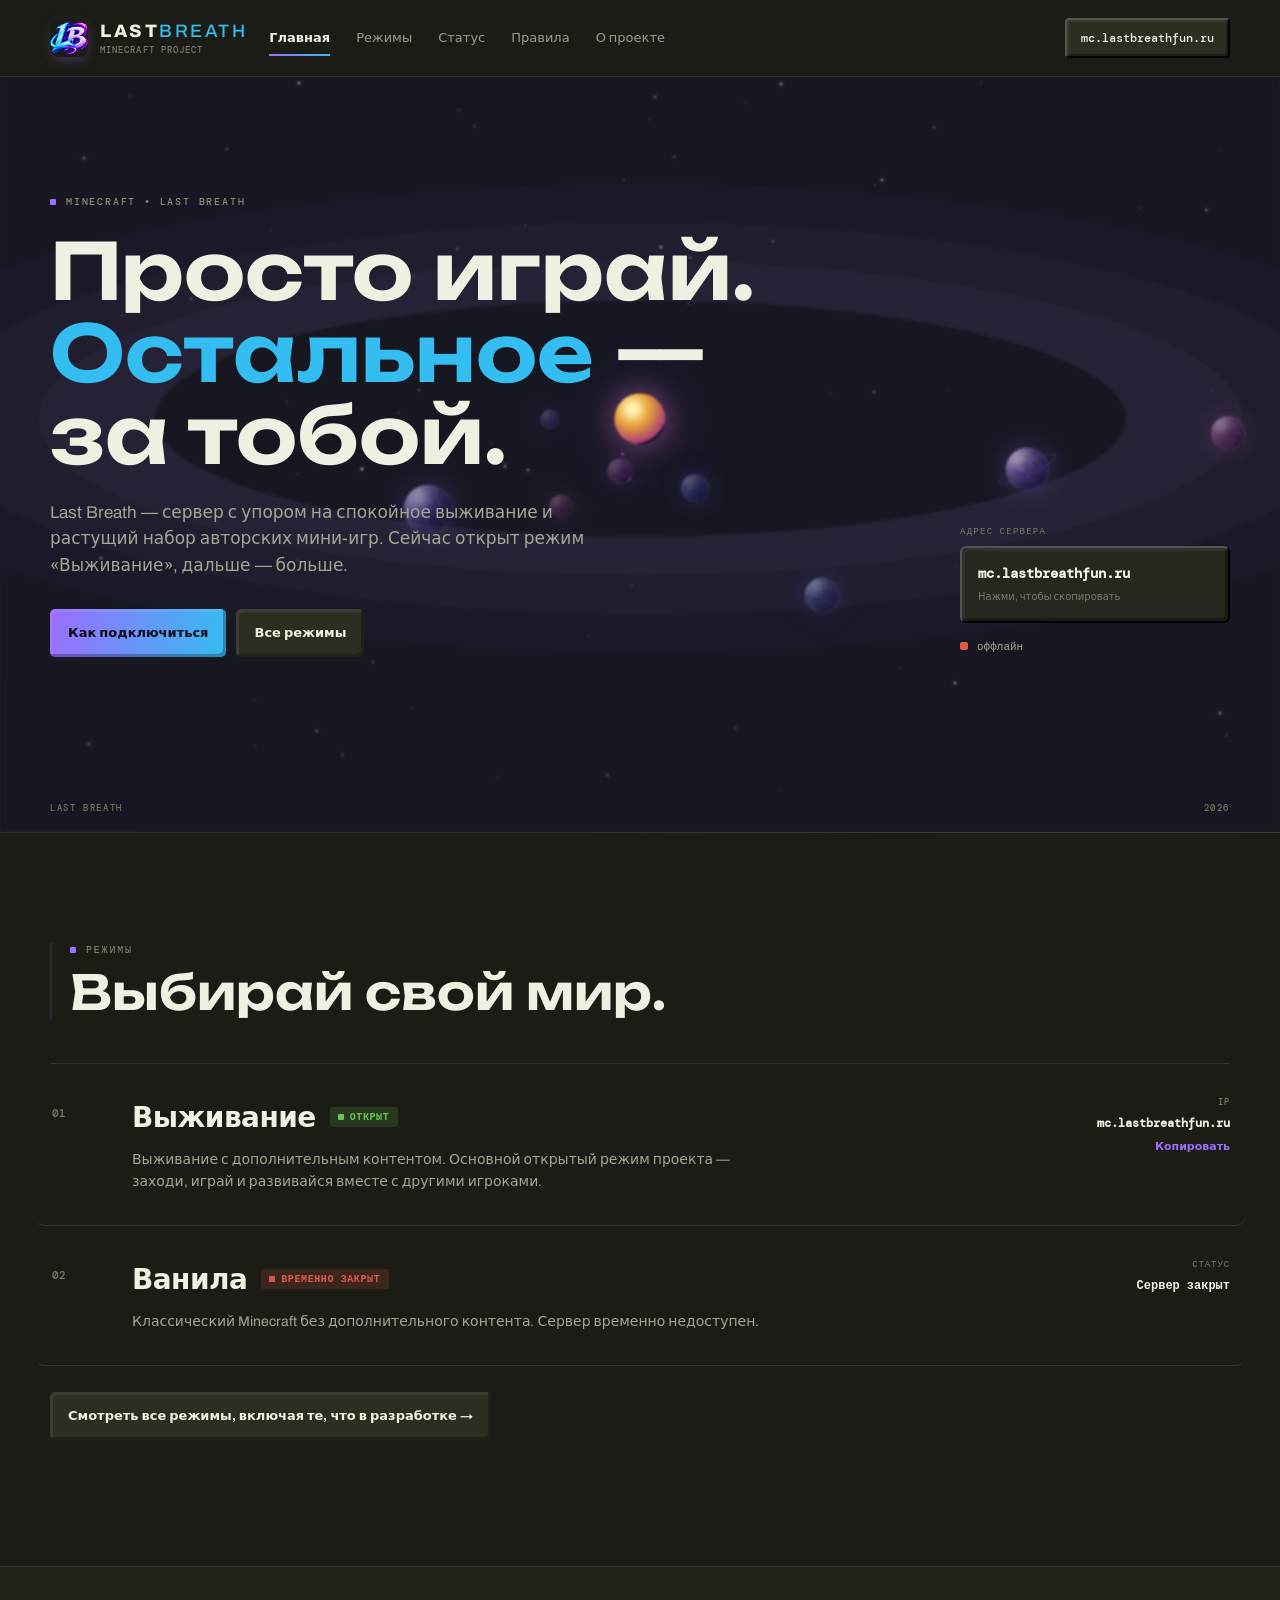
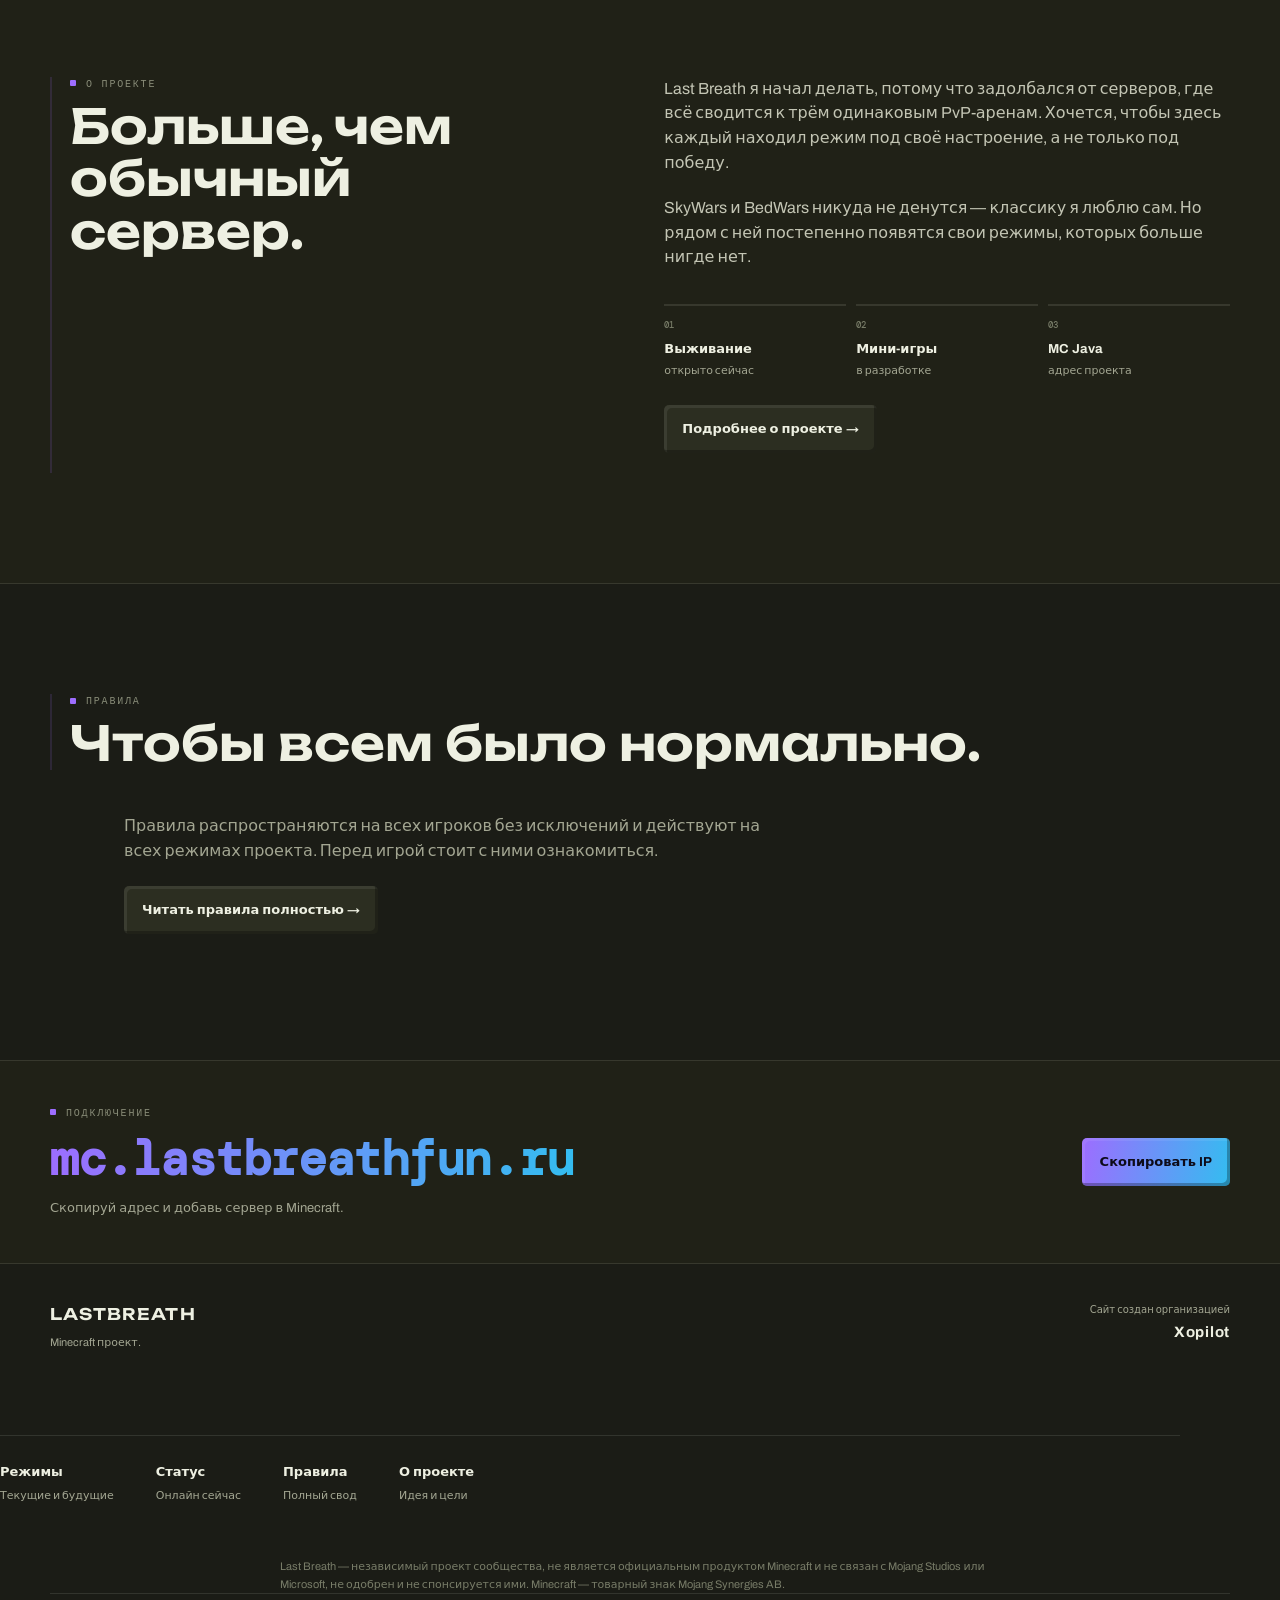
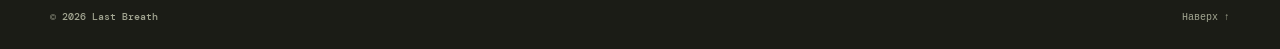
<file: index.html>
<!doctype html>
<html lang="ru">
<head>
  <meta charset="utf-8">
  <meta name="viewport" content="width=device-width, initial-scale=1">
  <meta name="theme-color" content="#1b1c16">
  <meta name="description" content="Last Breath — Minecraft-проект с выживанием и растущим набором авторских мини-игр.">
  <title>Last Breath — Minecraft</title>
  <link rel="preconnect" href="https://fonts.googleapis.com">
  <link rel="preconnect" href="https://fonts.gstatic.com" crossorigin>
  <link rel="icon" type="image/png" href="assets/server-icon.png">
  <meta property="og:title" content="Last Breath — Minecraft">
  <meta property="og:description" content="Last Breath — Minecraft-проект с выживанием и растущим набором авторских мини-игр.">
  <meta property="og:type" content="website">
  <meta property="og:locale" content="ru_RU">
  <meta property="og:image" content="https://lastbreathfun.ru/assets/server-icon.png">
  <meta name="twitter:card" content="summary">
  <noscript><style>.reveal{opacity:1!important;transform:none!important}</style></noscript>
  <link rel="stylesheet" href="style.css">
</head>
<body>
  <div class="site-shell">
    <header class="topbar">
      <div class="container topbar-inner">
        <a class="logo" href="#top">
          <img class="logo-icon" src="assets/server-icon.png" alt="Last Breath">
          <span class="logo-word">
            <span class="logo-text">LAST<span>BREATH</span></span>
            <span class="logo-sub">MINECRAFT PROJECT</span>
          </span>
        </a>

        <nav class="nav" id="nav">
          <a href="index.html" class="active">Главная</a>
          <a href="modes.html">Режимы</a>
          <a href="status.html">Статус</a>
          <a href="rules.html">Правила</a>
          <a href="about.html">О проекте</a>
        </nav>

        <button class="top-ip copy-btn" data-copy="mc.lastbreathfun.ru">mc.lastbreathfun.ru</button>
        <button class="menu-button" id="menuButton" aria-label="Меню">☰</button>
      </div>
    </header>
    <div class="pixel-strip" aria-hidden="true"></div>

    <main id="top">
      <section class="hero">
        <div class="hero-grid"></div>
        <div class="space-scene" aria-hidden="true">
        </div>

        <div class="container hero-inner">
          <div class="hero-copy">
            <div class="kicker">MINECRAFT • LAST BREATH</div>
            <h1>Просто играй.<br><em>Остальное</em> — за тобой.</h1>
            <p>
              Last Breath — сервер с упором на спокойное выживание и растущий набор
              авторских мини-игр. Сейчас открыт режим «Выживание», дальше — больше.
            </p>

            <div class="hero-actions">
              <a class="button button-main" href="#connect">Как подключиться</a>
              <a class="button button-line" href="modes.html">Все режимы</a>
            </div>
          </div>

          <div class="hero-side">
            <div class="hero-side-label">АДРЕС СЕРВЕРА</div>
            <button class="hero-address copy-btn" data-copy="mc.lastbreathfun.ru">
              <span>mc.lastbreathfun.ru</span>
              <small>Нажми, чтобы скопировать</small>
            </button>
            <div class="mini-status">
              <span class="status-dot" id="miniDot"></span>
              <span id="miniLabel">Проверка статуса…</span>
            </div>
            <div class="mini-status" id="visitorStat" style="display:none">
              <span class="status-dot on"></span>
              <span id="visitorCount">— на сайте сейчас</span>
            </div>
          </div>
        </div>

        <div class="hero-bottom">
          <div class="container hero-bottom-inner">
            <span>LAST BREATH</span>
            <span>2026</span>
          </div>
        </div>
      </section>

      <section class="section servers" id="servers">
        <div class="container">
          <div class="section-intro reveal">
            <div class="kicker">РЕЖИМЫ</div>
            <h2>Выбирай свой мир.</h2>
          </div>

          <div class="server-list">
            <article class="server-row reveal">
              <div class="server-index">01</div>
              <div class="server-main">
                <div class="server-title-line">
                  <h3>Выживание</h3>
                  <span class="state state-online"><i></i> ОТКРЫТ</span>
                </div>
                <p>
                  Выживание с дополнительным контентом. Основной открытый режим
                  проекта — заходи, играй и развивайся вместе с другими игроками.
                </p>
              </div>
              <div class="server-meta">
                <span>IP</span>
                <strong>mc.lastbreathfun.ru</strong>
                <button class="mini-copy copy-btn" data-copy="mc.lastbreathfun.ru">Копировать</button>
              </div>
            </article>

            <article class="server-row server-row-muted reveal">
              <div class="server-index">02</div>
              <div class="server-main">
                <div class="server-title-line">
                  <h3>Ванила</h3>
                  <span class="state state-offline"><i></i> ВРЕМЕННО ЗАКРЫТ</span>
                </div>
                <p>
                  Классический Minecraft без дополнительного контента.
                  Сервер временно недоступен.
                </p>
              </div>
              <div class="server-meta">
                <span>СТАТУС</span>
                <strong>Сервер закрыт</strong>
              </div>
            </article>
          </div>

          <p style="margin-top:26px">
            <a class="button button-line" href="modes.html">Смотреть все режимы, включая те, что в разработке →</a>
          </p>
        </div>
      </section>

      <section class="section about" id="about">
        <div class="container about-layout">
          <div class="about-title">
            <div class="kicker">О ПРОЕКТЕ</div>
            <h2>Больше, чем обычный сервер.</h2>
          </div>

          <div class="about-text reveal">
            <p>
              Last Breath я начал делать, потому что задолбался от серверов,
              где всё сводится к трём одинаковым PvP-аренам. Хочется, чтобы
              здесь каждый находил режим под своё настроение, а не только
              под победу.
            </p>
            <p>
              SkyWars и BedWars никуда не денутся — классику я люблю сам.
              Но рядом с ней постепенно появятся свои режимы, которых
              больше нигде нет.
            </p>
            <div class="facts">
              <div><span>01</span><strong>Выживание</strong><small>открыто сейчас</small></div>
              <div><span>02</span><strong>Мини-игры</strong><small>в разработке</small></div>
              <div><span>03</span><strong>MC Java</strong><small>адрес проекта</small></div>
            </div>
            <p style="margin-top:26px">
              <a class="button button-line" href="about.html">Подробнее о проекте →</a>
            </p>
          </div>
        </div>
      </section>

      <section class="section rules" id="rules">
        <div class="container">
          <div class="section-intro reveal">
            <div class="kicker">ПРАВИЛА</div>
            <h2>Чтобы всем было нормально.</h2>
          </div>

          <div class="rules-note reveal">
            <p>
              Правила распространяются на всех игроков без исключений и действуют
              на всех режимах проекта. Перед игрой стоит с ними ознакомиться.
            </p>
            <p style="margin-top:22px">
              <a class="button button-line" href="rules.html">Читать правила полностью →</a>
            </p>
          </div>
        </div>
      </section>

      <section class="connect" id="connect">
        <div class="container connect-inner">
          <div>
            <div class="kicker">ПОДКЛЮЧЕНИЕ</div>
            <h2>mc.lastbreathfun.ru</h2>
            <p>Скопируй адрес и добавь сервер в Minecraft.</p>
          </div>
          <button class="button button-main copy-btn" data-copy="mc.lastbreathfun.ru">Скопировать IP</button>
        </div>
      </section>
    </main>

    <footer class="footer">
      <div class="container footer-top">
        <div>
          <div class="footer-brand">LASTBREATH</div>
          <p>Minecraft проект.</p>
        </div>
        <div class="footer-credit">
          <span>Сайт создан организацией</span>
          <strong>Xopilot</strong>
        </div>
      </div>

      <div class="container quick-links">
        <a href="modes.html">Режимы<small>Текущие и будущие</small></a>
        <a href="status.html">Статус<small>Онлайн сейчас</small></a>
        <a href="rules.html">Правила<small>Полный свод</small></a>
        <a href="about.html">О проекте<small>Идея и цели</small></a>
      </div>

      <div class="container footer-disclaimer">
        Last Breath — независимый проект сообщества, не является официальным продуктом Minecraft
        и не связан с Mojang Studios или Microsoft, не одобрен и не спонсируется ими.
        Minecraft — товарный знак Mojang Synergies AB.
      </div>

      <div class="container footer-bottom">
        <span>© 2026 Last Breath</span>
        <a href="#top">Наверх ↑</a>
      </div>
    </footer>

    <div class="toast" id="toast"></div>
  </div>

  <script src="script.js"></script>
  <script type="module" src="realtime-visitors.js"></script>
</body>
</html>
</file>
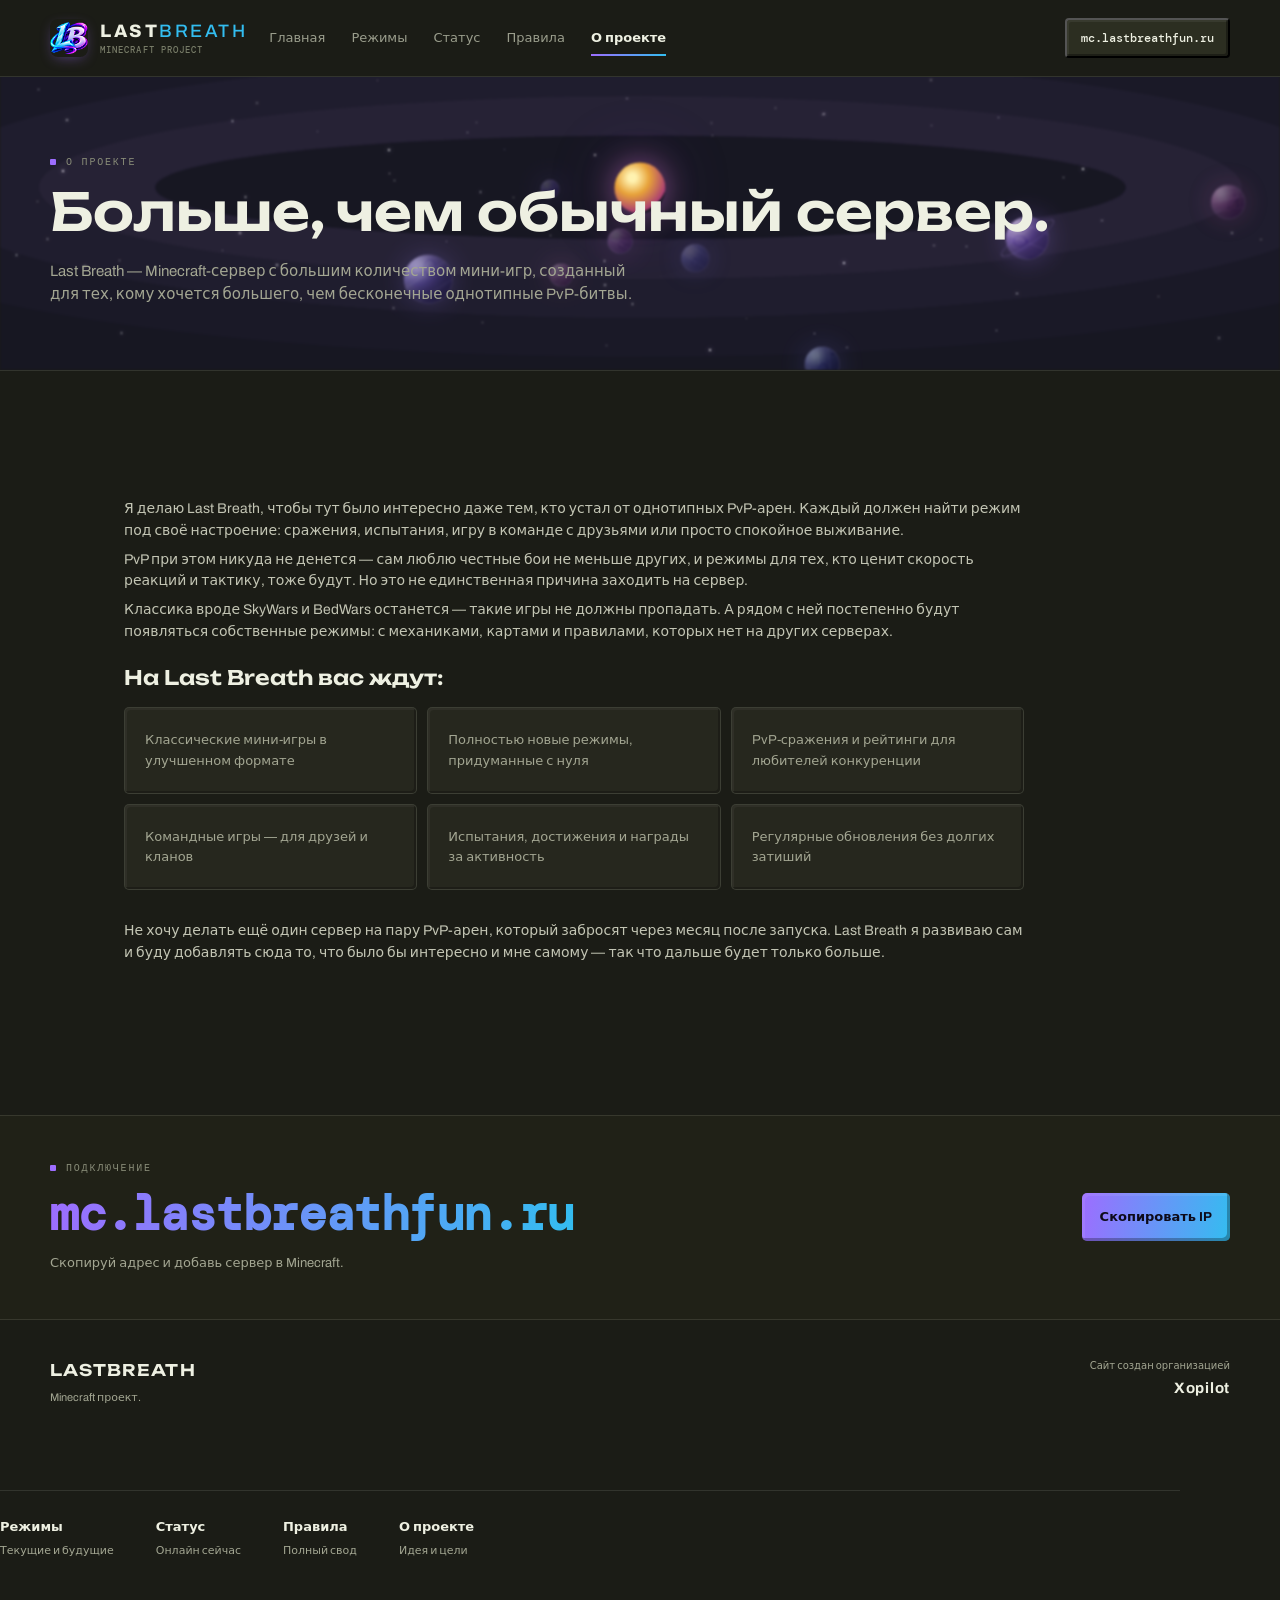
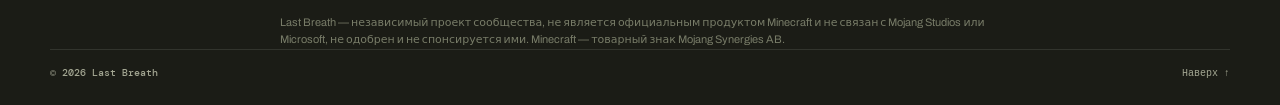
<file: about.html>
<!doctype html>
<html lang="ru">
<head>
  <meta charset="utf-8">
  <meta name="viewport" content="width=device-width, initial-scale=1">
  <meta name="theme-color" content="#1b1c16">
  <meta name="description" content="О проекте Last Breath — идея, ценности и куда всё движется.">
  <title>О проекте — Last Breath</title>
  <link rel="preconnect" href="https://fonts.googleapis.com">
  <link rel="preconnect" href="https://fonts.gstatic.com" crossorigin>
  <link rel="icon" type="image/png" href="assets/server-icon.png">
  <meta property="og:title" content="О проекте — Last Breath">
  <meta property="og:description" content="О проекте Last Breath — идея, ценности и куда всё движется.">
  <meta property="og:type" content="website">
  <meta property="og:locale" content="ru_RU">
  <meta property="og:image" content="https://lastbreathfun.ru/assets/server-icon.png">
  <meta name="twitter:card" content="summary">
  <noscript><style>.reveal{opacity:1!important;transform:none!important}</style></noscript>
  <link rel="stylesheet" href="style.css">
</head>
<body>
  <div class="site-shell">
    <header class="topbar">
      <div class="container topbar-inner">
        <a class="logo" href="index.html#top">
          <img class="logo-icon" src="assets/server-icon.png" alt="Last Breath">
          <span class="logo-word">
            <span class="logo-text">LAST<span>BREATH</span></span>
            <span class="logo-sub">MINECRAFT PROJECT</span>
          </span>
        </a>

        <nav class="nav" id="nav">
          <a href="index.html">Главная</a>
          <a href="modes.html">Режимы</a>
          <a href="status.html">Статус</a>
          <a href="rules.html">Правила</a>
          <a href="about.html" class="active">О проекте</a>
        </nav>

        <button class="top-ip copy-btn" data-copy="mc.lastbreathfun.ru">mc.lastbreathfun.ru</button>
        <button class="menu-button" id="menuButton" aria-label="Меню">☰</button>
      </div>
    </header>
    <div class="pixel-strip" aria-hidden="true"></div>

    <main id="top">
      <section class="page-hero">
        <div class="space-scene" aria-hidden="true">
        </div>
        <div class="container">
          <div class="kicker">О ПРОЕКТЕ</div>
          <h1>Больше, чем обычный сервер.</h1>
          <p>
            Last Breath — Minecraft-сервер с большим количеством мини-игр,
            созданный для тех, кому хочется большего, чем бесконечные
            однотипные PvP-битвы.
          </p>
        </div>
      </section>

      <section class="section rules">
        <div class="container">
          <div class="rules-content article-note reveal">

            <p>
              Я делаю Last Breath, чтобы тут было интересно даже тем, кто
              устал от однотипных PvP-арен. Каждый должен найти режим под
              своё настроение: сражения, испытания, игру в команде с
              друзьями или просто спокойное выживание.
            </p>

            <p>
              PvP при этом никуда не денется — сам люблю честные бои не
              меньше других, и режимы для тех, кто ценит скорость реакций
              и тактику, тоже будут. Но это не единственная причина
              заходить на сервер.
            </p>

            <p>
              Классика вроде SkyWars и BedWars останется — такие игры не
              должны пропадать. А рядом с ней постепенно будут появляться
              собственные режимы: с механиками, картами и правилами,
              которых нет на других серверах.
            </p>

            <h3>На Last Breath вас ждут:</h3>

            <div class="feature-grid" style="margin-bottom:30px">
              <div class="feature-card reveal">
                <p>Классические мини-игры в улучшенном формате</p>
              </div>
              <div class="feature-card reveal">
                <p>Полностью новые режимы, придуманные с нуля</p>
              </div>
              <div class="feature-card reveal">
                <p>PvP-сражения и рейтинги для любителей конкуренции</p>
              </div>
              <div class="feature-card reveal">
                <p>Командные игры — для друзей и кланов</p>
              </div>
              <div class="feature-card reveal">
                <p>Испытания, достижения и награды за активность</p>
              </div>
              <div class="feature-card reveal">
                <p>Регулярные обновления без долгих затиший</p>
              </div>
            </div>

            <p>
              Не хочу делать ещё один сервер на пару PvP-арен, который
              забросят через месяц после запуска. Last Breath я развиваю
              сам и буду добавлять сюда то, что было бы интересно и мне
              самому — так что дальше будет только больше.
            </p>

          </div>
        </div>
      </section>

      <section class="connect" id="connect">
        <div class="container connect-inner">
          <div>
            <div class="kicker">ПОДКЛЮЧЕНИЕ</div>
            <h2>mc.lastbreathfun.ru</h2>
            <p>Скопируй адрес и добавь сервер в Minecraft.</p>
          </div>
          <button class="button button-main copy-btn" data-copy="mc.lastbreathfun.ru">Скопировать IP</button>
        </div>
      </section>
    </main>

    <footer class="footer">
      <div class="container footer-top">
        <div>
          <div class="footer-brand">LASTBREATH</div>
          <p>Minecraft проект.</p>
        </div>
        <div class="footer-credit">
          <span>Сайт создан организацией</span>
          <strong>Xopilot</strong>
        </div>
      </div>

      <div class="container quick-links">
        <a href="modes.html">Режимы<small>Текущие и будущие</small></a>
        <a href="status.html">Статус<small>Онлайн сейчас</small></a>
        <a href="rules.html">Правила<small>Полный свод</small></a>
        <a href="about.html">О проекте<small>Идея и цели</small></a>
      </div>

      <div class="container footer-disclaimer">
        Last Breath — независимый проект сообщества, не является официальным продуктом Minecraft
        и не связан с Mojang Studios или Microsoft, не одобрен и не спонсируется ими.
        Minecraft — товарный знак Mojang Synergies AB.
      </div>

      <div class="container footer-bottom">
        <span>© 2026 Last Breath</span>
        <a href="#top">Наверх ↑</a>
      </div>
    </footer>

    <div class="toast" id="toast"></div>
  </div>

  <script src="script.js"></script>
</body>
</html>
</file>
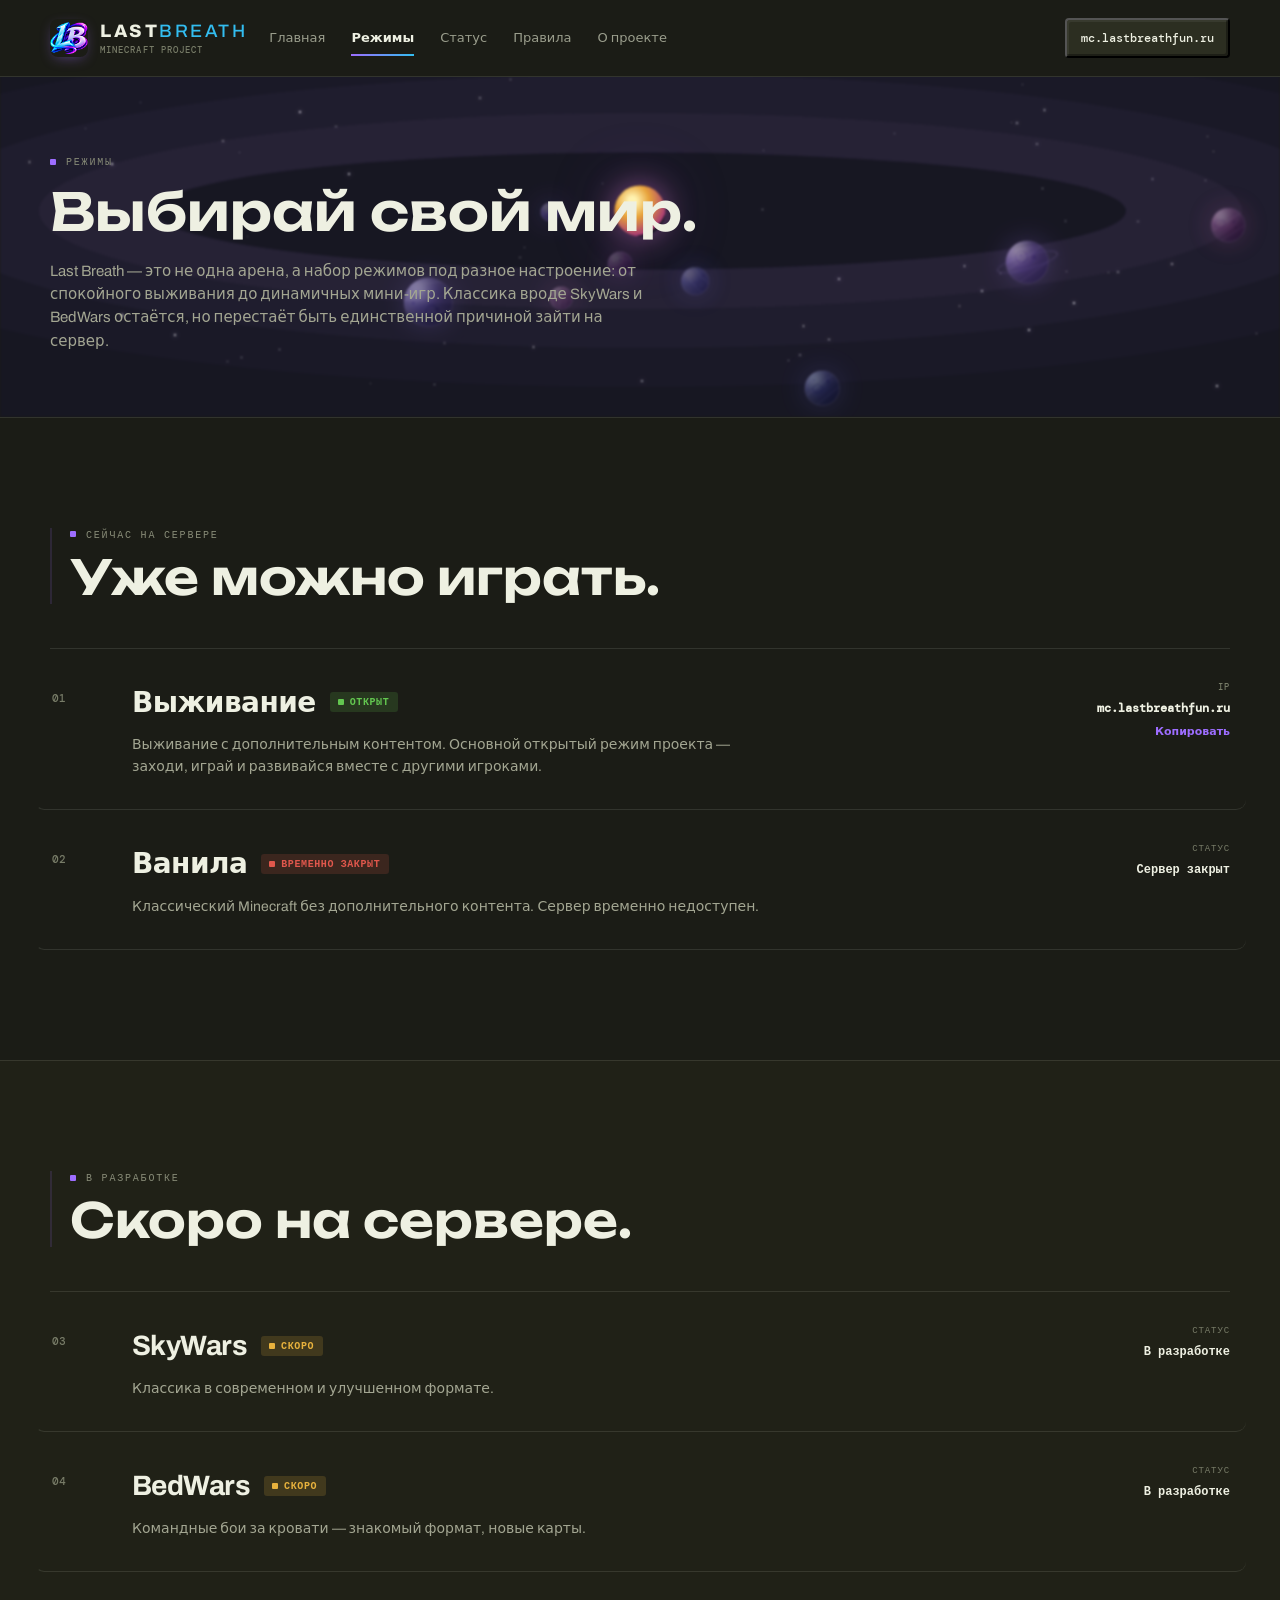
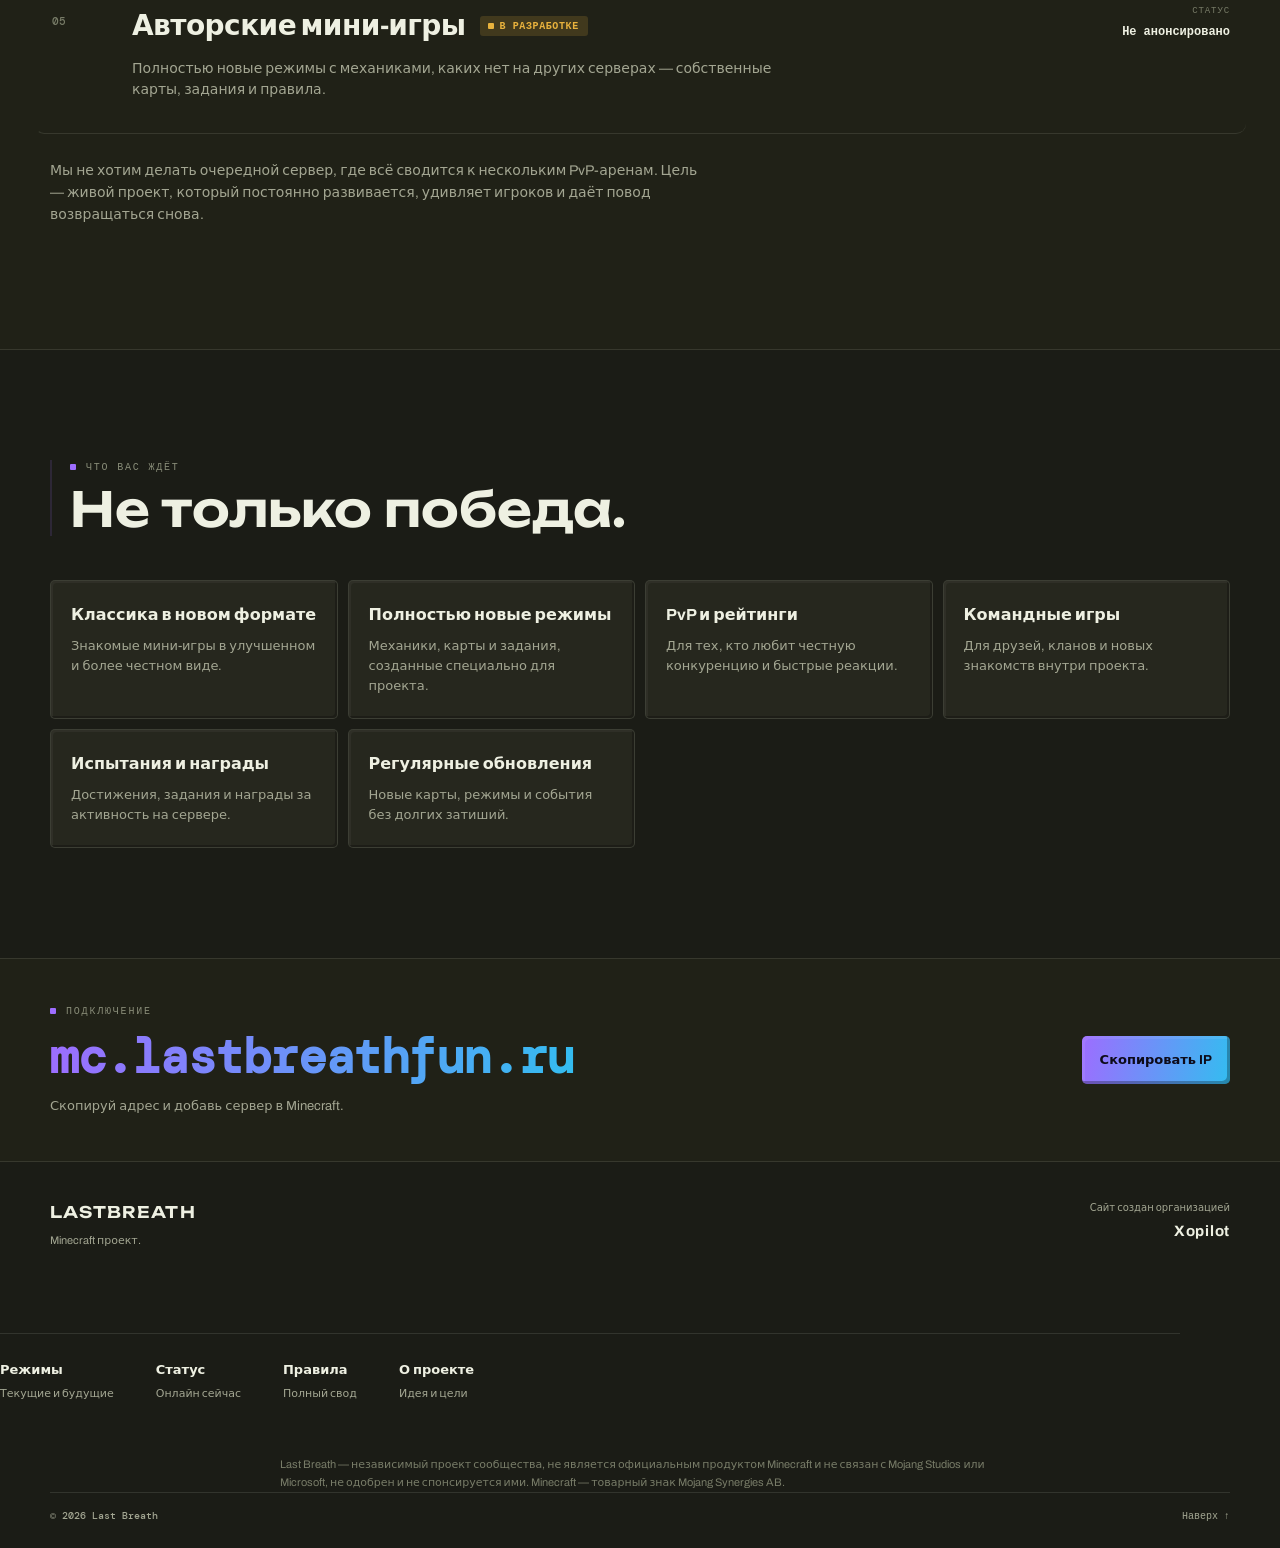
<file: modes.html>
<!doctype html>
<html lang="ru">
<head>
  <meta charset="utf-8">
  <meta name="viewport" content="width=device-width, initial-scale=1">
  <meta name="theme-color" content="#1b1c16">
  <meta name="description" content="Режимы Last Breath — что открыто сейчас и какие мини-игры в разработке.">
  <title>Режимы — Last Breath</title>
  <link rel="preconnect" href="https://fonts.googleapis.com">
  <link rel="preconnect" href="https://fonts.gstatic.com" crossorigin>
  <link rel="icon" type="image/png" href="assets/server-icon.png">
  <meta property="og:title" content="Режимы — Last Breath">
  <meta property="og:description" content="Режимы Last Breath — что открыто сейчас и какие мини-игры в разработке.">
  <meta property="og:type" content="website">
  <meta property="og:locale" content="ru_RU">
  <meta property="og:image" content="https://lastbreathfun.ru/assets/server-icon.png">
  <meta name="twitter:card" content="summary">
  <noscript><style>.reveal{opacity:1!important;transform:none!important}</style></noscript>
  <link rel="stylesheet" href="style.css">
</head>
<body>
  <div class="site-shell">
    <header class="topbar">
      <div class="container topbar-inner">
        <a class="logo" href="index.html#top">
          <img class="logo-icon" src="assets/server-icon.png" alt="Last Breath">
          <span class="logo-word">
            <span class="logo-text">LAST<span>BREATH</span></span>
            <span class="logo-sub">MINECRAFT PROJECT</span>
          </span>
        </a>

        <nav class="nav" id="nav">
          <a href="index.html">Главная</a>
          <a href="modes.html" class="active">Режимы</a>
          <a href="status.html">Статус</a>
          <a href="rules.html">Правила</a>
          <a href="about.html">О проекте</a>
        </nav>

        <button class="top-ip copy-btn" data-copy="mc.lastbreathfun.ru">mc.lastbreathfun.ru</button>
        <button class="menu-button" id="menuButton" aria-label="Меню">☰</button>
      </div>
    </header>
    <div class="pixel-strip" aria-hidden="true"></div>

    <main id="top">
      <section class="page-hero">
        <div class="space-scene" aria-hidden="true">
        </div>
        <div class="container">
          <div class="kicker">РЕЖИМЫ</div>
          <h1>Выбирай свой мир.</h1>
          <p>
            Last Breath — это не одна арена, а набор режимов под разное настроение:
            от спокойного выживания до динамичных мини-игр. Классика вроде SkyWars
            и BedWars остаётся, но перестаёт быть единственной причиной зайти на сервер.
          </p>
        </div>
      </section>

      <section class="section servers" id="live">
        <div class="container">
          <div class="section-intro reveal">
            <div class="kicker">СЕЙЧАС НА СЕРВЕРЕ</div>
            <h2>Уже можно играть.</h2>
          </div>

          <div class="server-list">
            <article class="server-row reveal">
              <div class="server-index">01</div>
              <div class="server-main">
                <div class="server-title-line">
                  <h3>Выживание</h3>
                  <span class="state state-online"><i></i> ОТКРЫТ</span>
                </div>
                <p>
                  Выживание с дополнительным контентом. Основной открытый режим
                  проекта — заходи, играй и развивайся вместе с другими игроками.
                </p>
              </div>
              <div class="server-meta">
                <span>IP</span>
                <strong>mc.lastbreathfun.ru</strong>
                <button class="mini-copy copy-btn" data-copy="mc.lastbreathfun.ru">Копировать</button>
              </div>
            </article>

            <article class="server-row server-row-muted reveal">
              <div class="server-index">02</div>
              <div class="server-main">
                <div class="server-title-line">
                  <h3>Ванила</h3>
                  <span class="state state-offline"><i></i> ВРЕМЕННО ЗАКРЫТ</span>
                </div>
                <p>
                  Классический Minecraft без дополнительного контента.
                  Сервер временно недоступен.
                </p>
              </div>
              <div class="server-meta">
                <span>СТАТУС</span>
                <strong>Сервер закрыт</strong>
              </div>
            </article>
          </div>
        </div>
      </section>

      <section class="section about" id="soon">
        <div class="container">
          <div class="section-intro reveal">
            <div class="kicker">В РАЗРАБОТКЕ</div>
            <h2>Скоро на сервере.</h2>
          </div>

          <div class="server-list">
            <article class="server-row server-row-muted reveal">
              <div class="server-index">03</div>
              <div class="server-main">
                <div class="server-title-line">
                  <h3>SkyWars</h3>
                  <span class="state state-soon"><i></i> СКОРО</span>
                </div>
                <p>Классика в современном и улучшенном формате.</p>
              </div>
              <div class="server-meta">
                <span>СТАТУС</span>
                <strong>В разработке</strong>
              </div>
            </article>

            <article class="server-row server-row-muted reveal">
              <div class="server-index">04</div>
              <div class="server-main">
                <div class="server-title-line">
                  <h3>BedWars</h3>
                  <span class="state state-soon"><i></i> СКОРО</span>
                </div>
                <p>Командные бои за кровати — знакомый формат, новые карты.</p>
              </div>
              <div class="server-meta">
                <span>СТАТУС</span>
                <strong>В разработке</strong>
              </div>
            </article>

            <article class="server-row server-row-muted reveal">
              <div class="server-index">05</div>
              <div class="server-main">
                <div class="server-title-line">
                  <h3>Авторские мини-игры</h3>
                  <span class="state state-soon"><i></i> В РАЗРАБОТКЕ</span>
                </div>
                <p>
                  Полностью новые режимы с механиками, каких нет на других серверах —
                  собственные карты, задания и правила.
                </p>
              </div>
              <div class="server-meta">
                <span>СТАТУС</span>
                <strong>Не анонсировано</strong>
              </div>
            </article>
          </div>

          <p style="margin-top:26px;color:var(--muted);font-size:14px;max-width:650px">
            Мы не хотим делать очередной сервер, где всё сводится к нескольким
            PvP-аренам. Цель — живой проект, который постоянно развивается,
            удивляет игроков и даёт повод возвращаться снова.
          </p>
        </div>
      </section>

      <section class="section rules" id="features">
        <div class="container">
          <div class="section-intro reveal">
            <div class="kicker">ЧТО ВАС ЖДЁТ</div>
            <h2>Не только победа.</h2>
          </div>

          <div class="feature-grid">
            <div class="feature-card reveal">
              <h4>Классика в новом формате</h4>
              <p>Знакомые мини-игры в улучшенном и более честном виде.</p>
            </div>
            <div class="feature-card reveal">
              <h4>Полностью новые режимы</h4>
              <p>Механики, карты и задания, созданные специально для проекта.</p>
            </div>
            <div class="feature-card reveal">
              <h4>PvP и рейтинги</h4>
              <p>Для тех, кто любит честную конкуренцию и быстрые реакции.</p>
            </div>
            <div class="feature-card reveal">
              <h4>Командные игры</h4>
              <p>Для друзей, кланов и новых знакомств внутри проекта.</p>
            </div>
            <div class="feature-card reveal">
              <h4>Испытания и награды</h4>
              <p>Достижения, задания и награды за активность на сервере.</p>
            </div>
            <div class="feature-card reveal">
              <h4>Регулярные обновления</h4>
              <p>Новые карты, режимы и события без долгих затиший.</p>
            </div>
          </div>
        </div>
      </section>

      <section class="connect" id="connect">
        <div class="container connect-inner">
          <div>
            <div class="kicker">ПОДКЛЮЧЕНИЕ</div>
            <h2>mc.lastbreathfun.ru</h2>
            <p>Скопируй адрес и добавь сервер в Minecraft.</p>
          </div>
          <button class="button button-main copy-btn" data-copy="mc.lastbreathfun.ru">Скопировать IP</button>
        </div>
      </section>
    </main>

    <footer class="footer">
      <div class="container footer-top">
        <div>
          <div class="footer-brand">LASTBREATH</div>
          <p>Minecraft проект.</p>
        </div>
        <div class="footer-credit">
          <span>Сайт создан организацией</span>
          <strong>Xopilot</strong>
        </div>
      </div>

      <div class="container quick-links">
        <a href="modes.html">Режимы<small>Текущие и будущие</small></a>
        <a href="status.html">Статус<small>Онлайн сейчас</small></a>
        <a href="rules.html">Правила<small>Полный свод</small></a>
        <a href="about.html">О проекте<small>Идея и цели</small></a>
      </div>

      <div class="container footer-disclaimer">
        Last Breath — независимый проект сообщества, не является официальным продуктом Minecraft
        и не связан с Mojang Studios или Microsoft, не одобрен и не спонсируется ими.
        Minecraft — товарный знак Mojang Synergies AB.
      </div>

      <div class="container footer-bottom">
        <span>© 2026 Last Breath</span>
        <a href="#top">Наверх ↑</a>
      </div>
    </footer>

    <div class="toast" id="toast"></div>
  </div>

  <script src="script.js"></script>
</body>
</html>
</file>
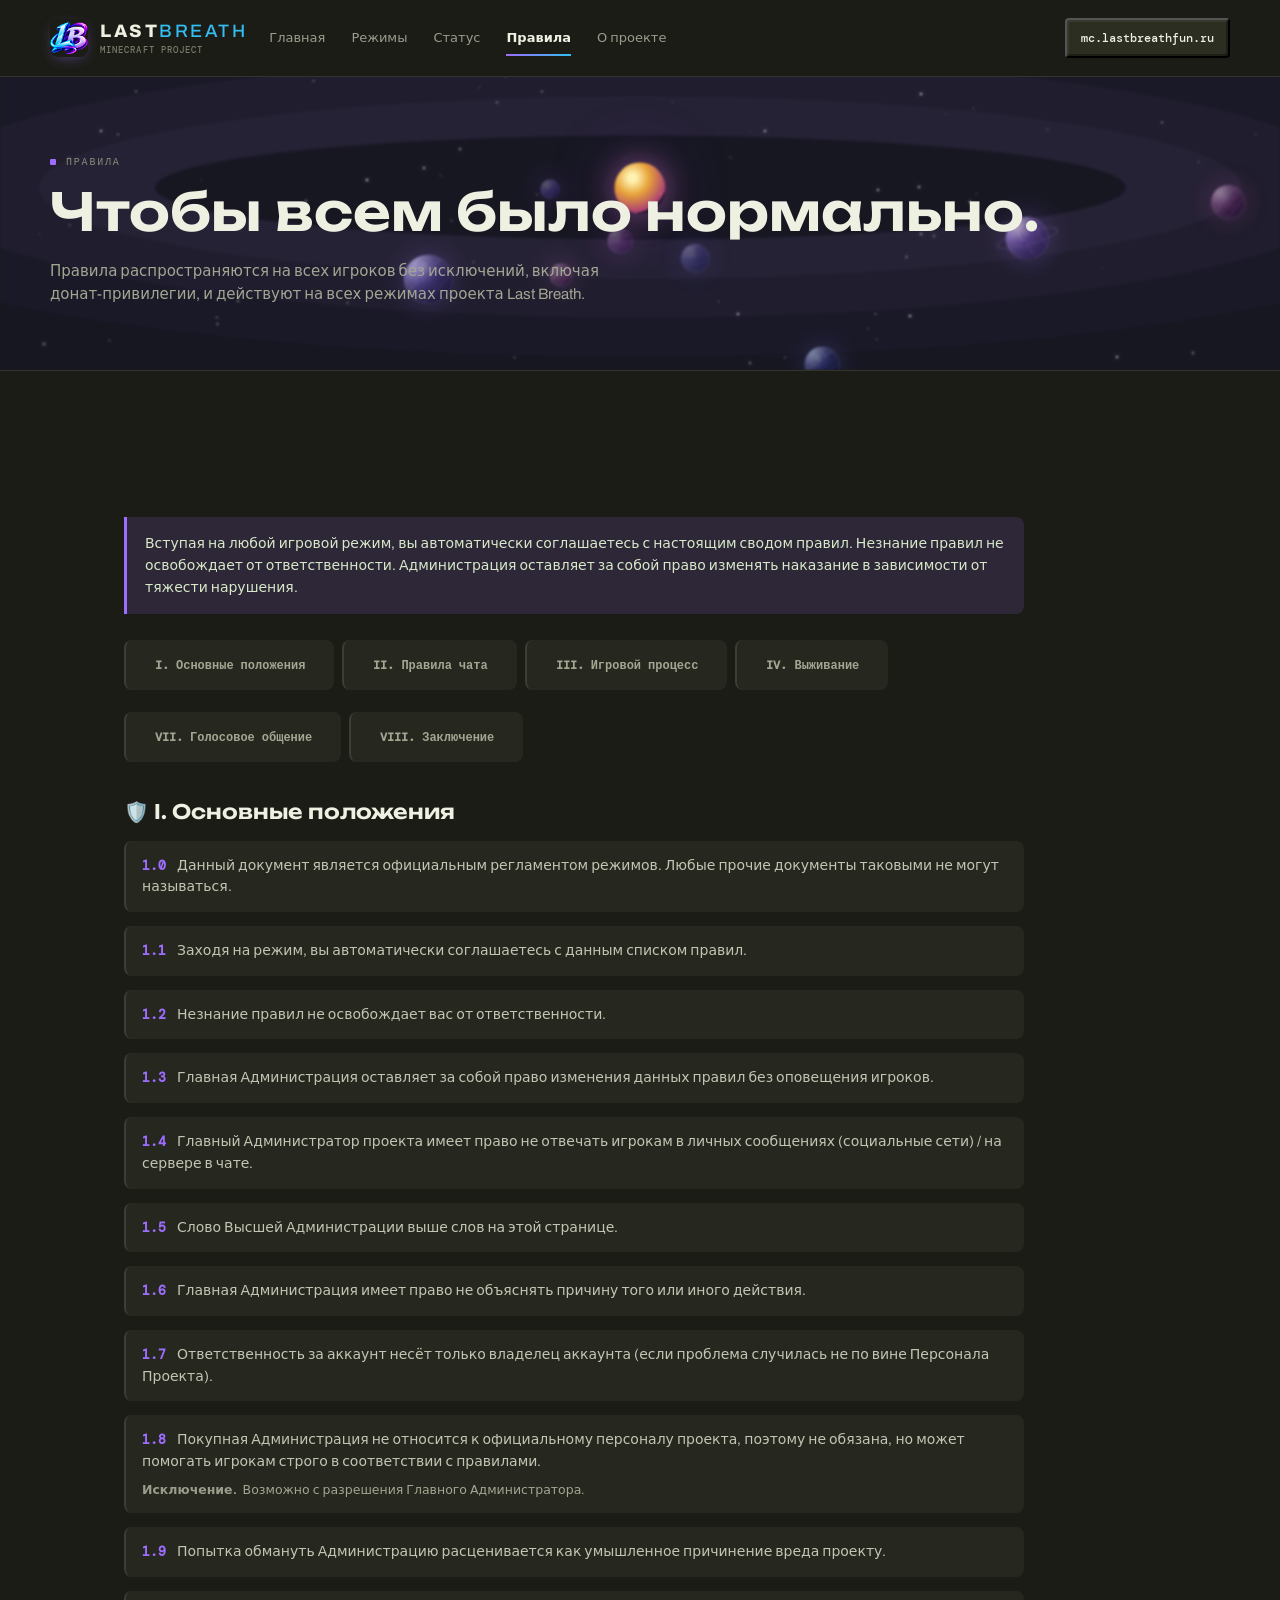
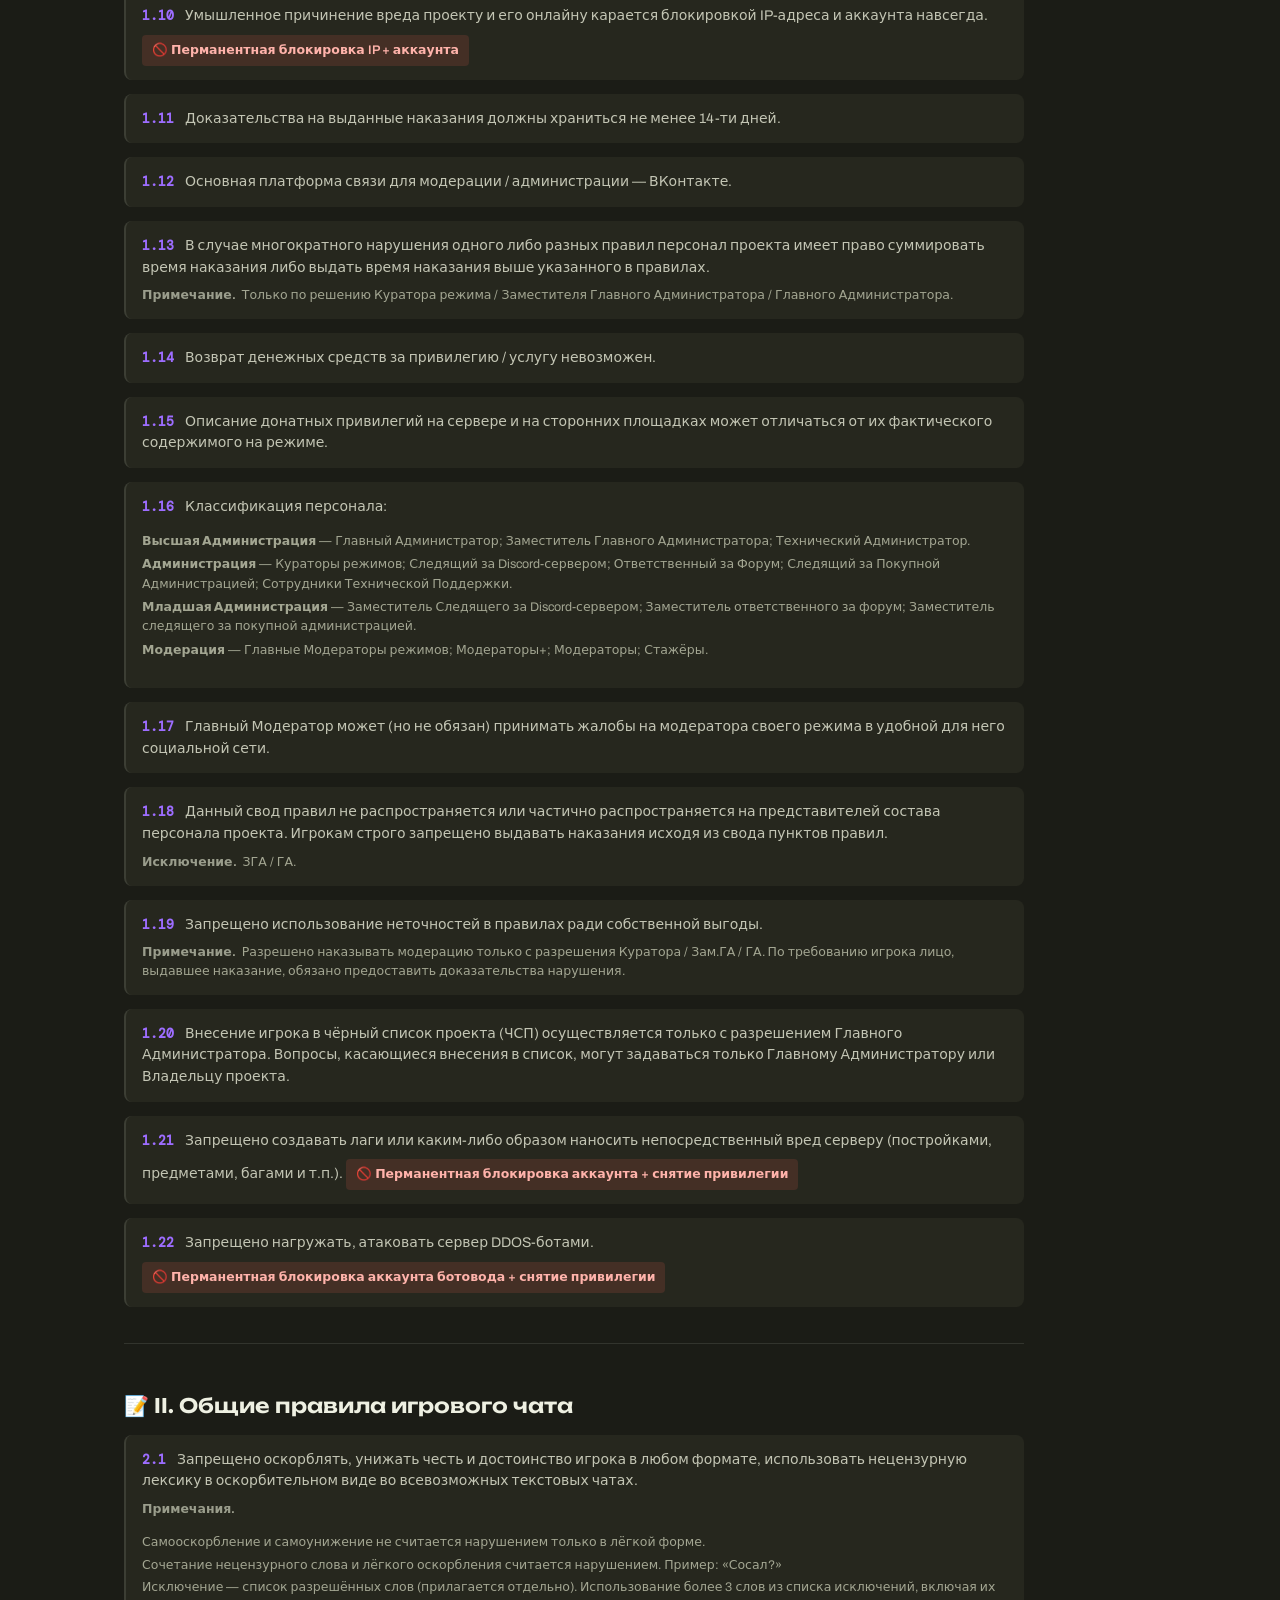
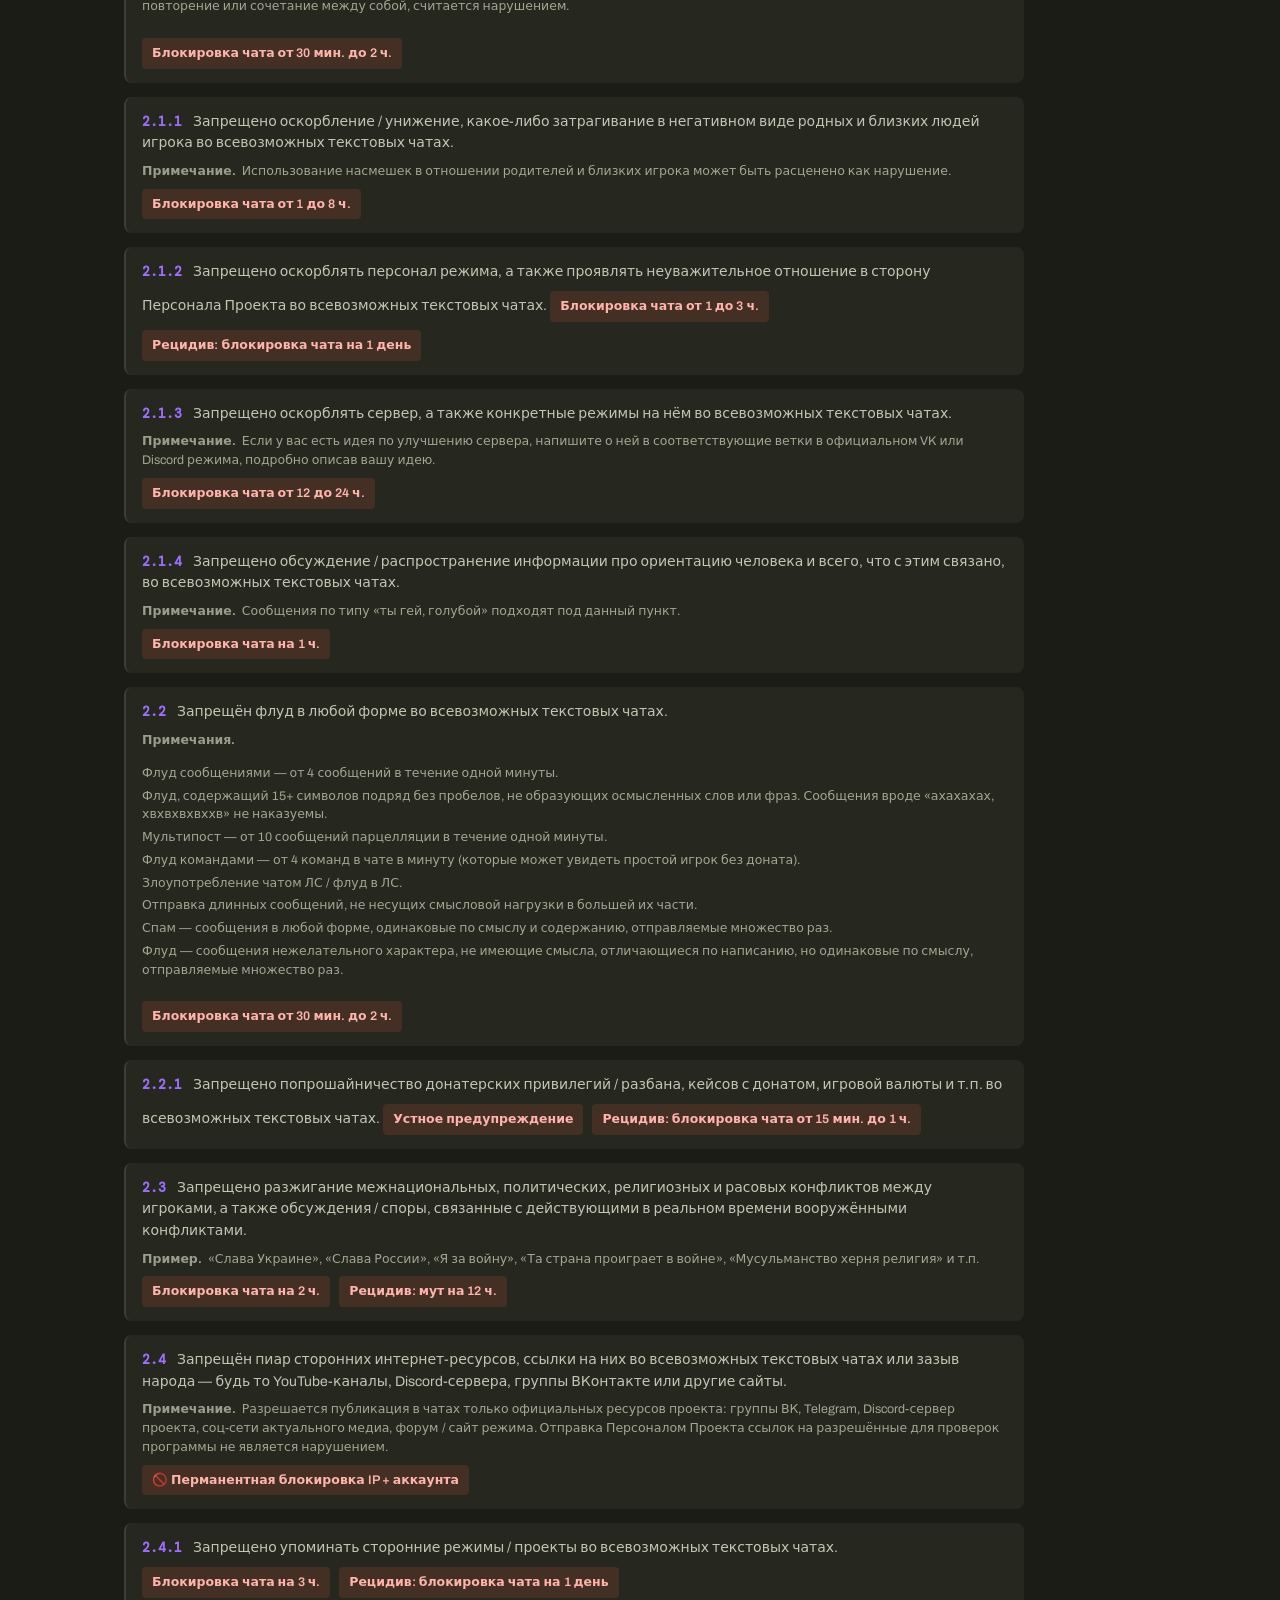
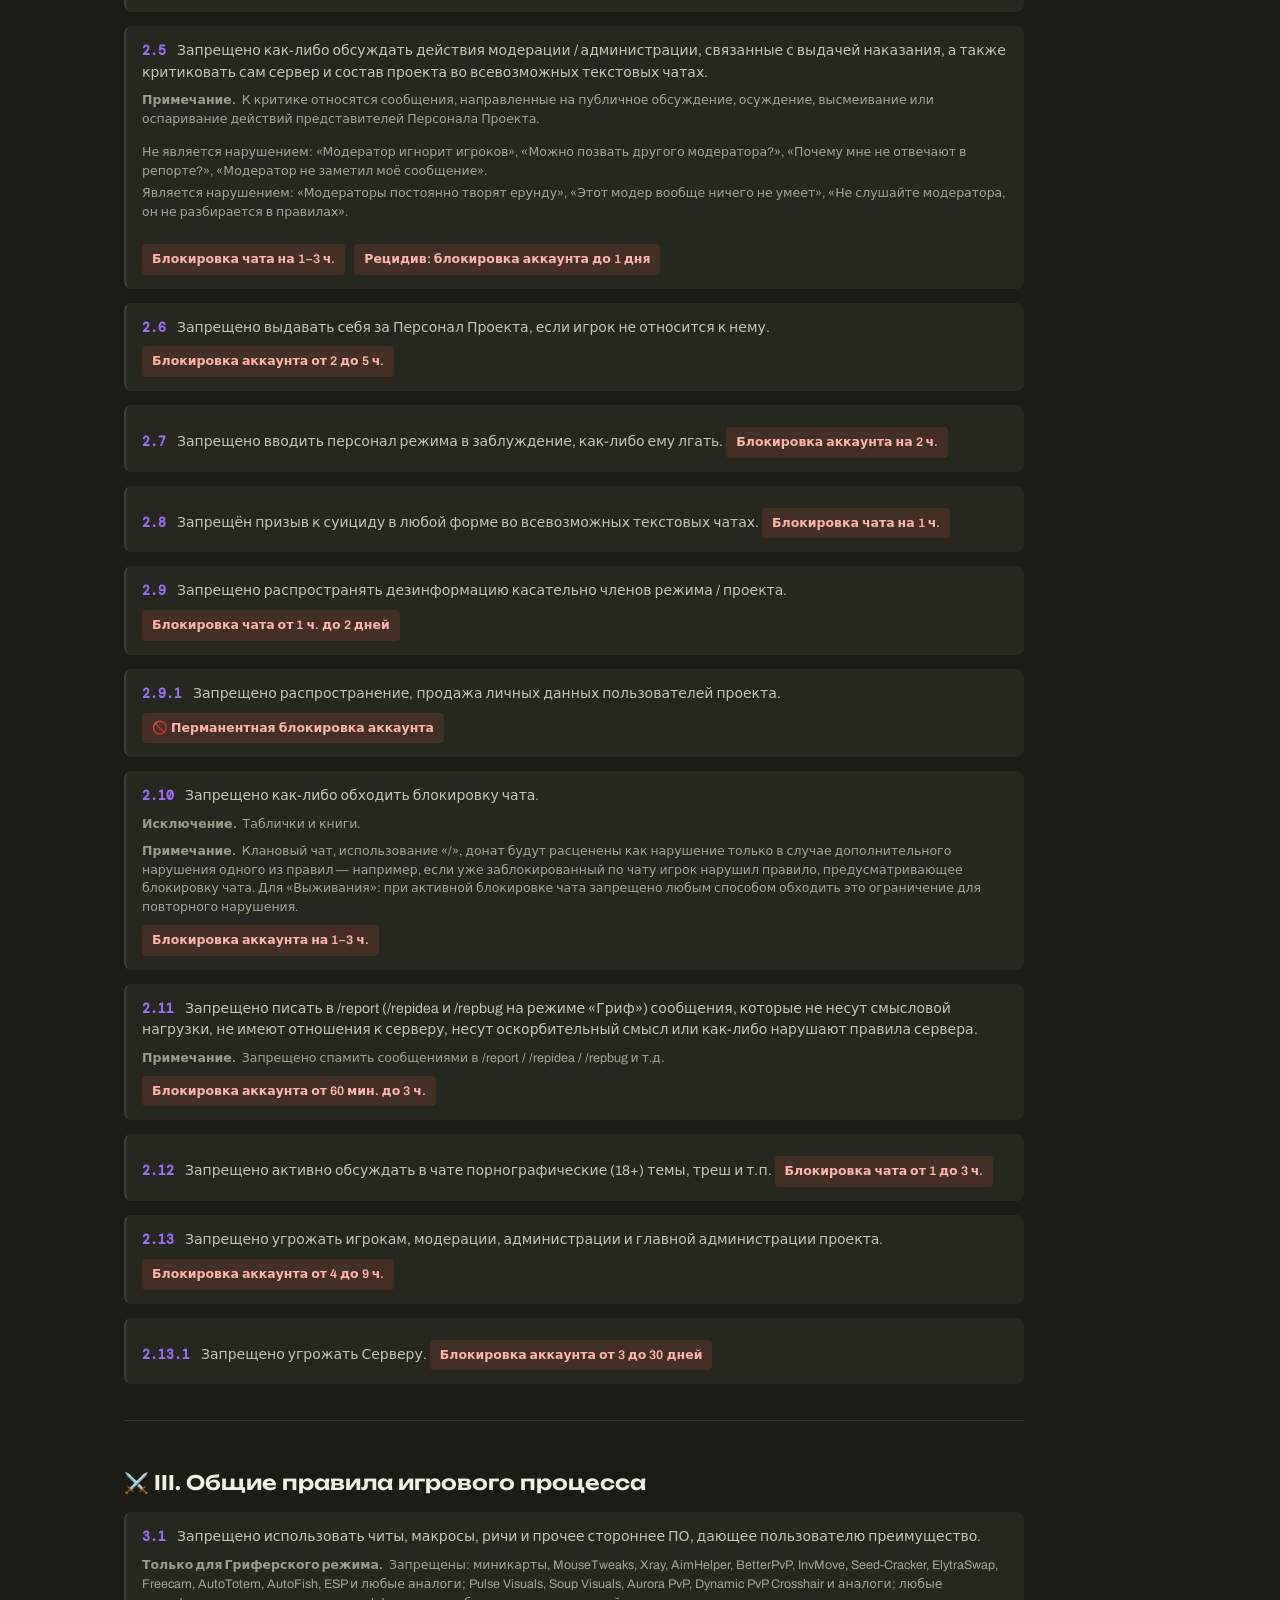
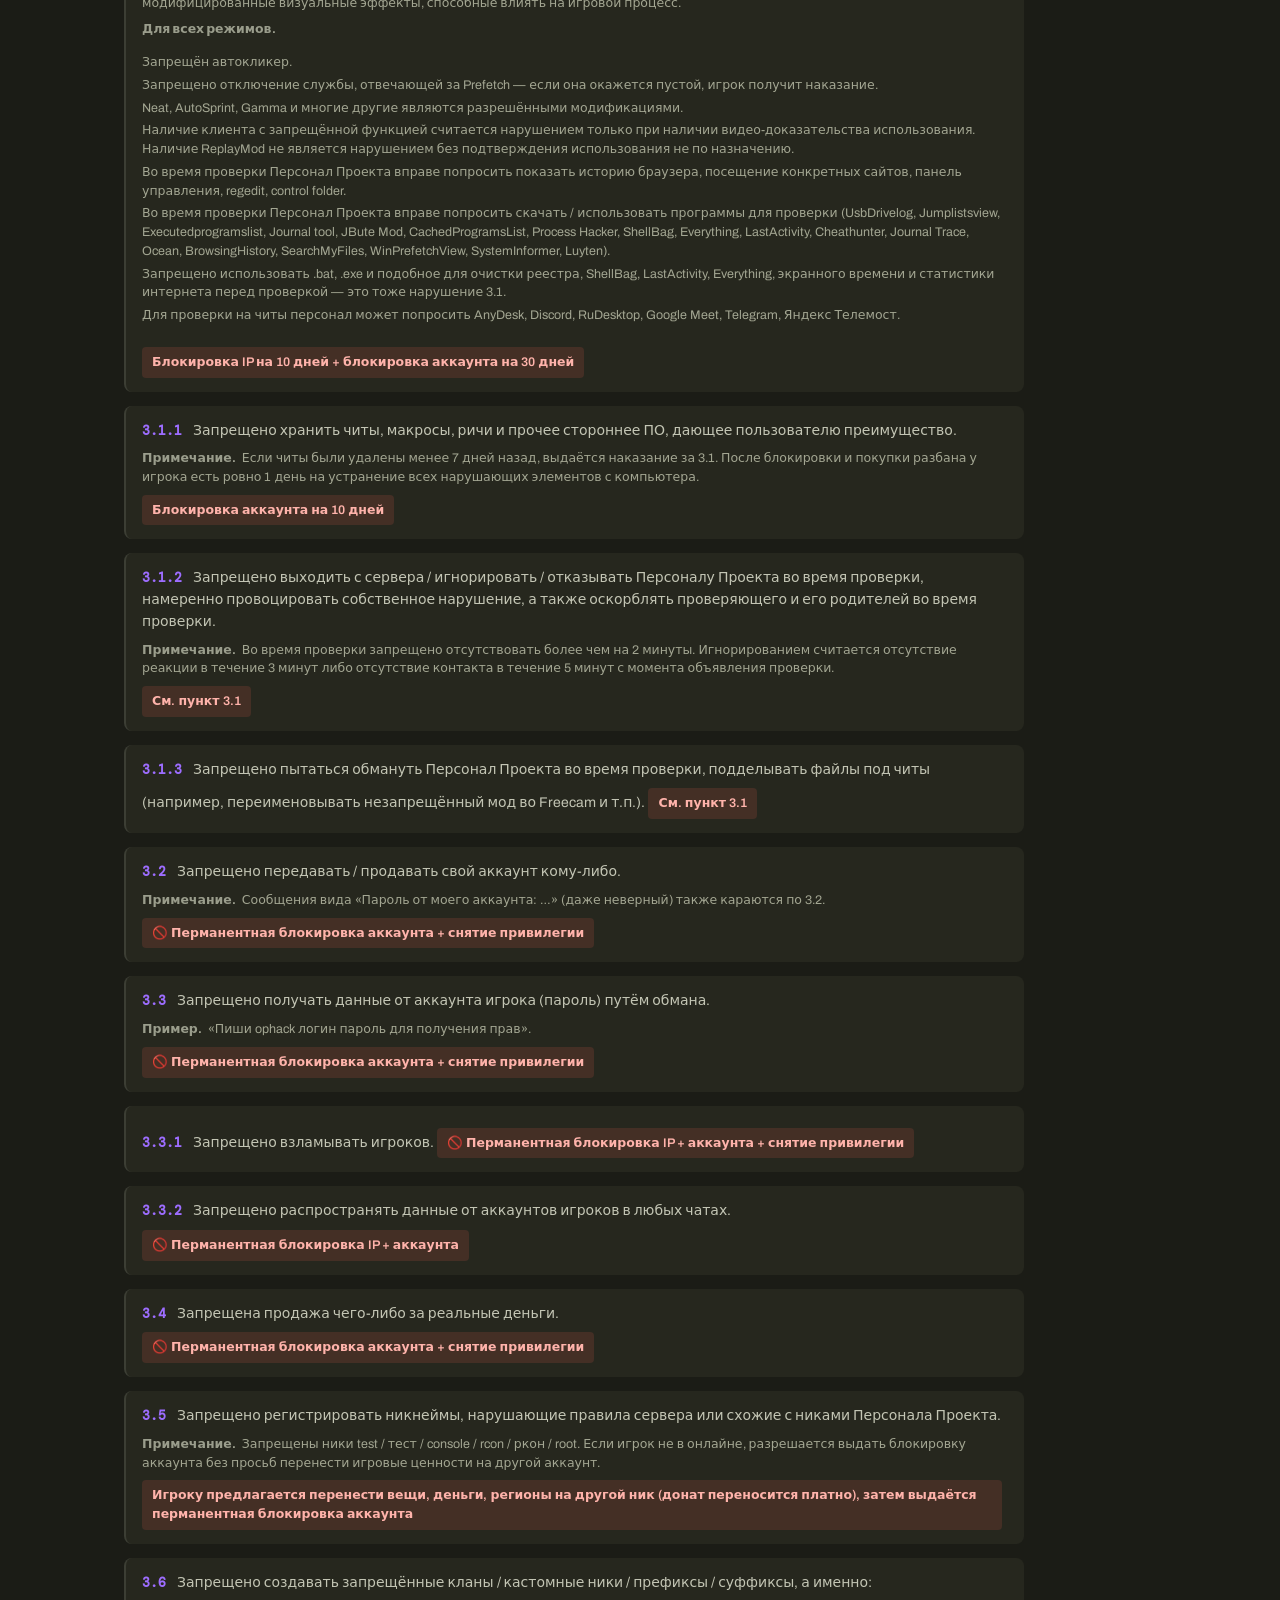
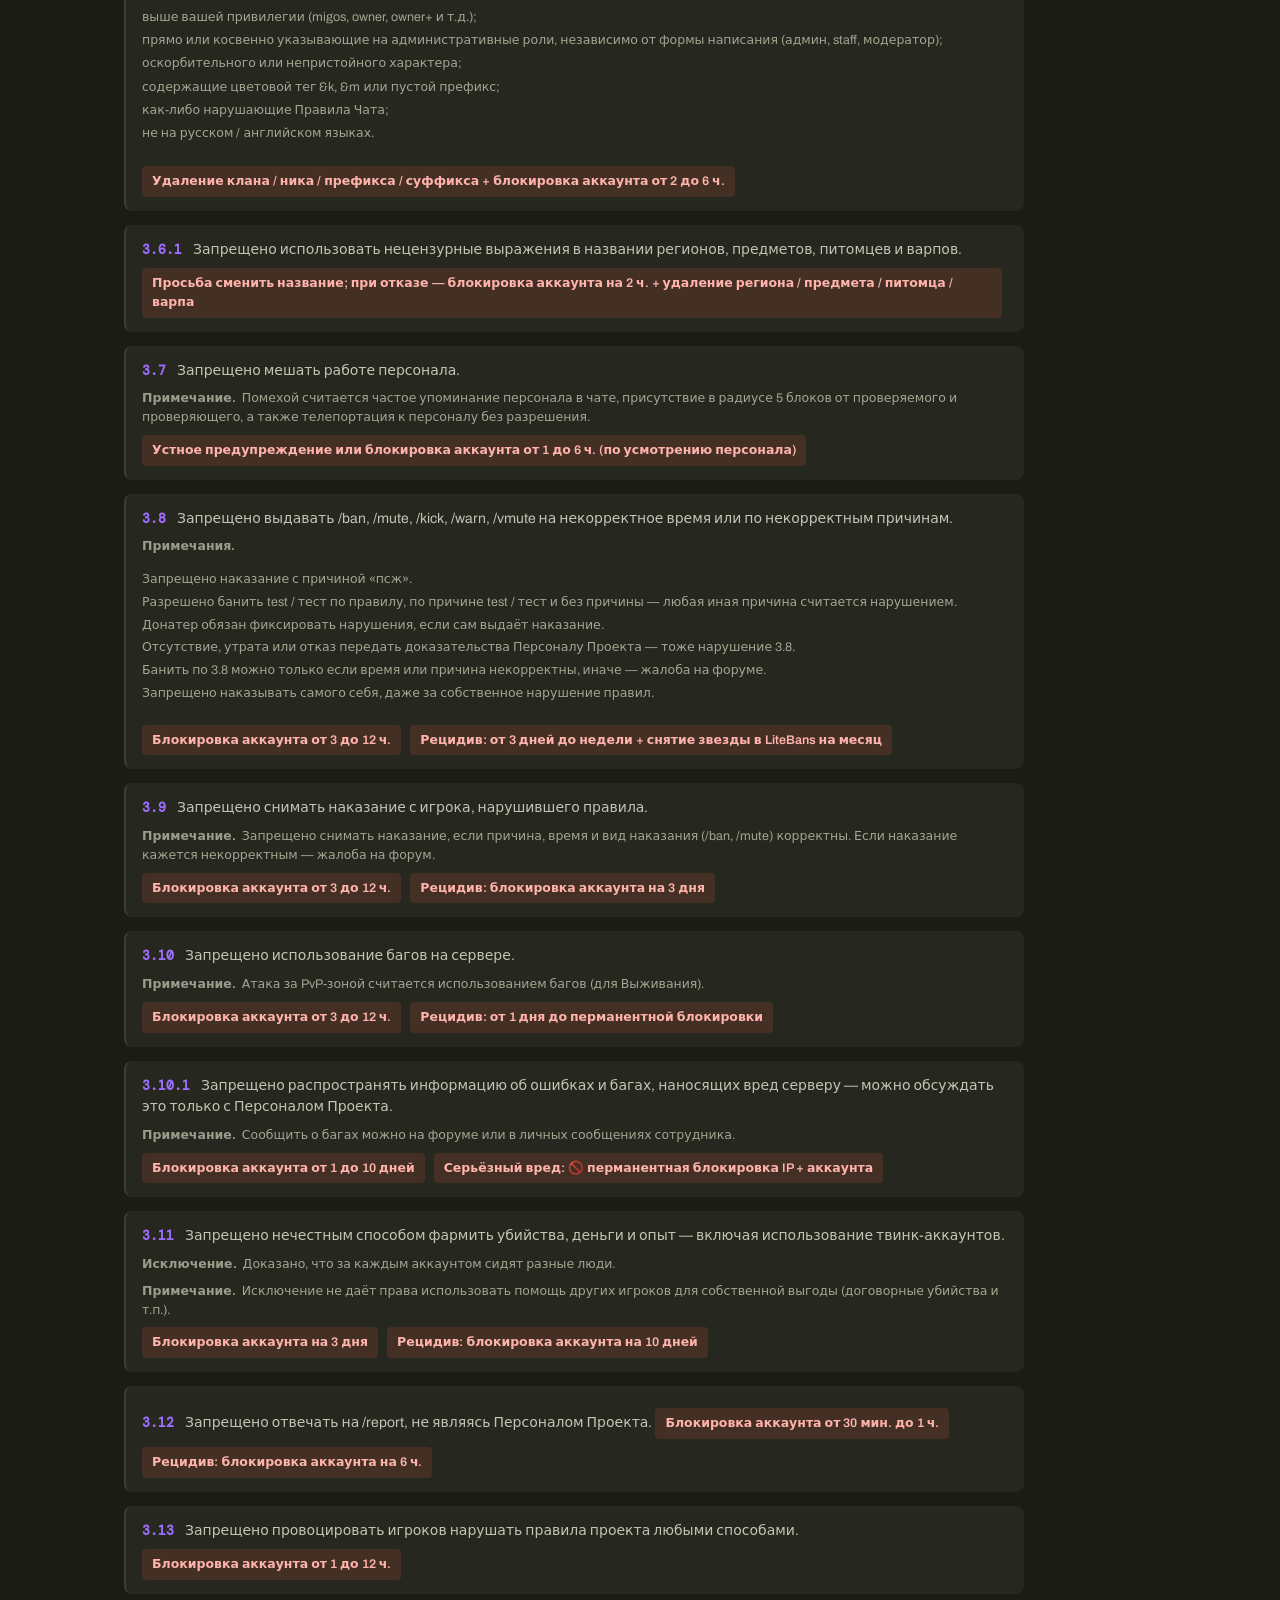
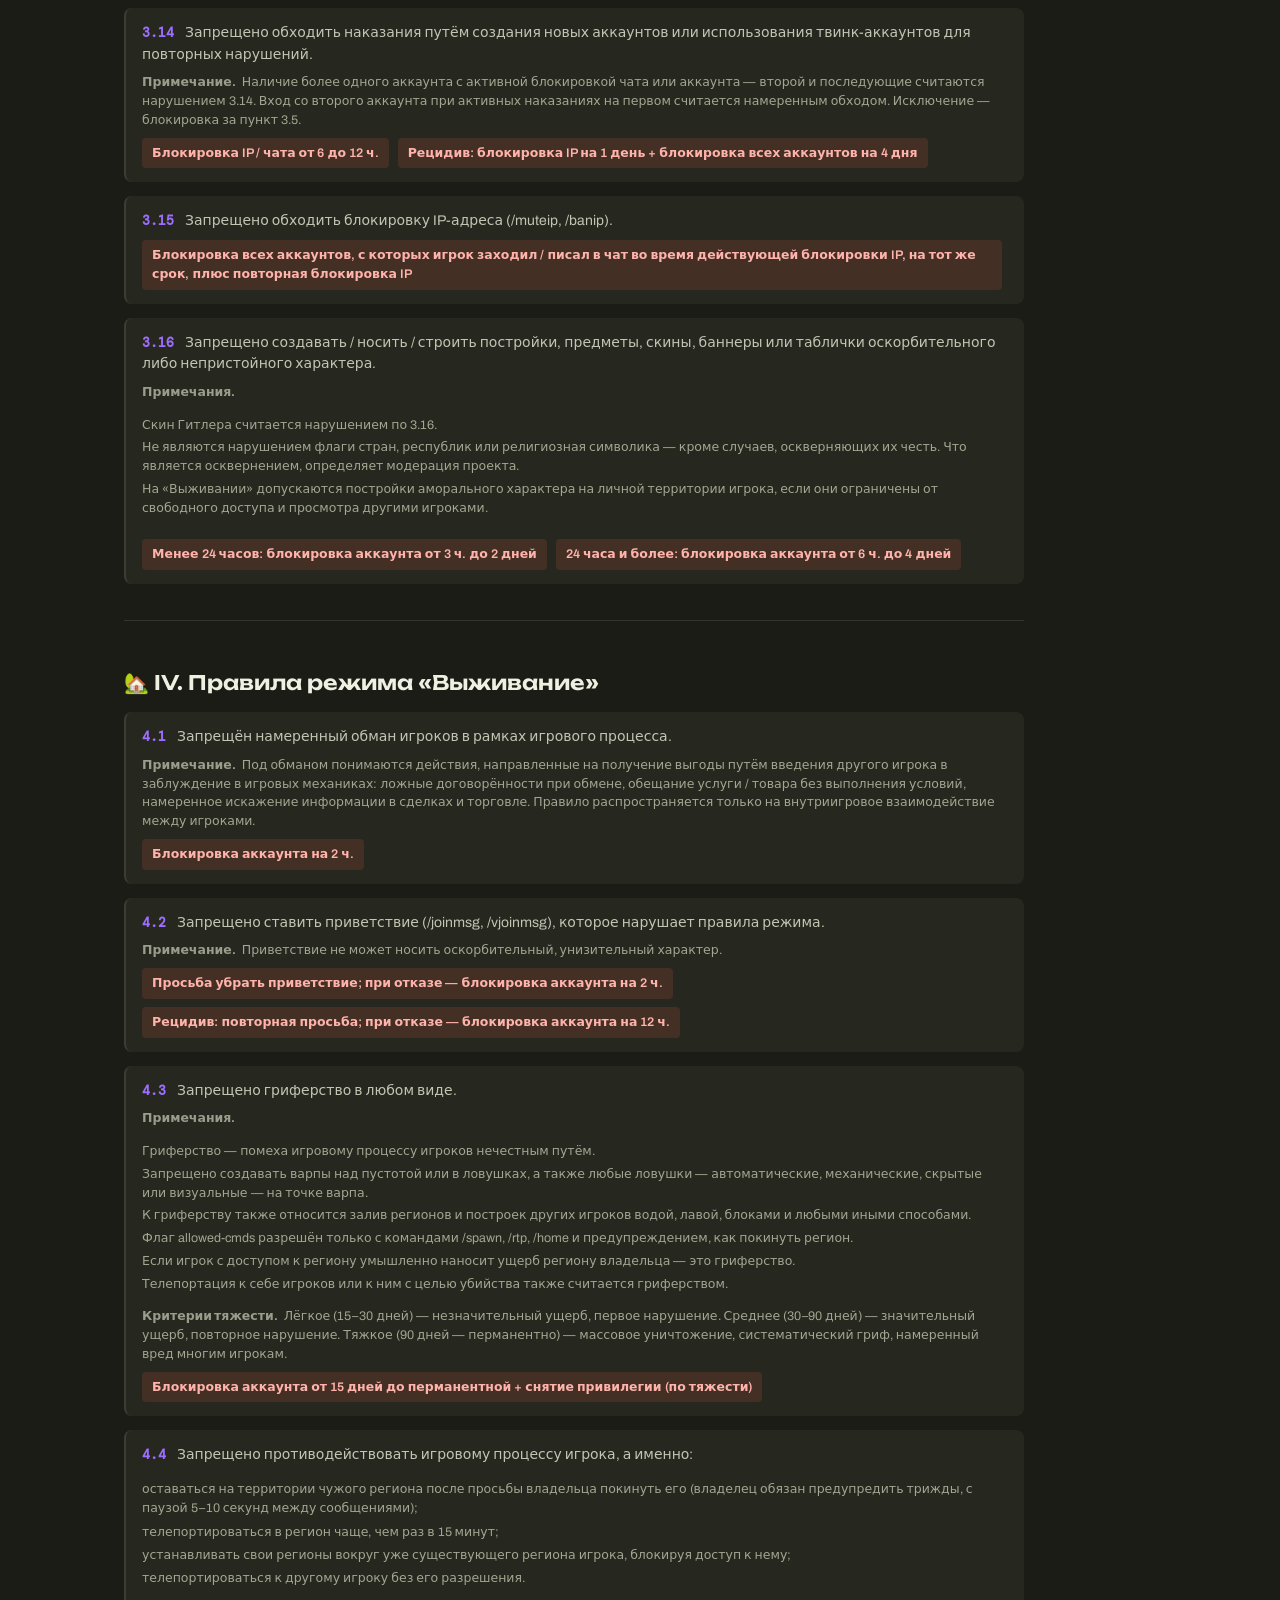
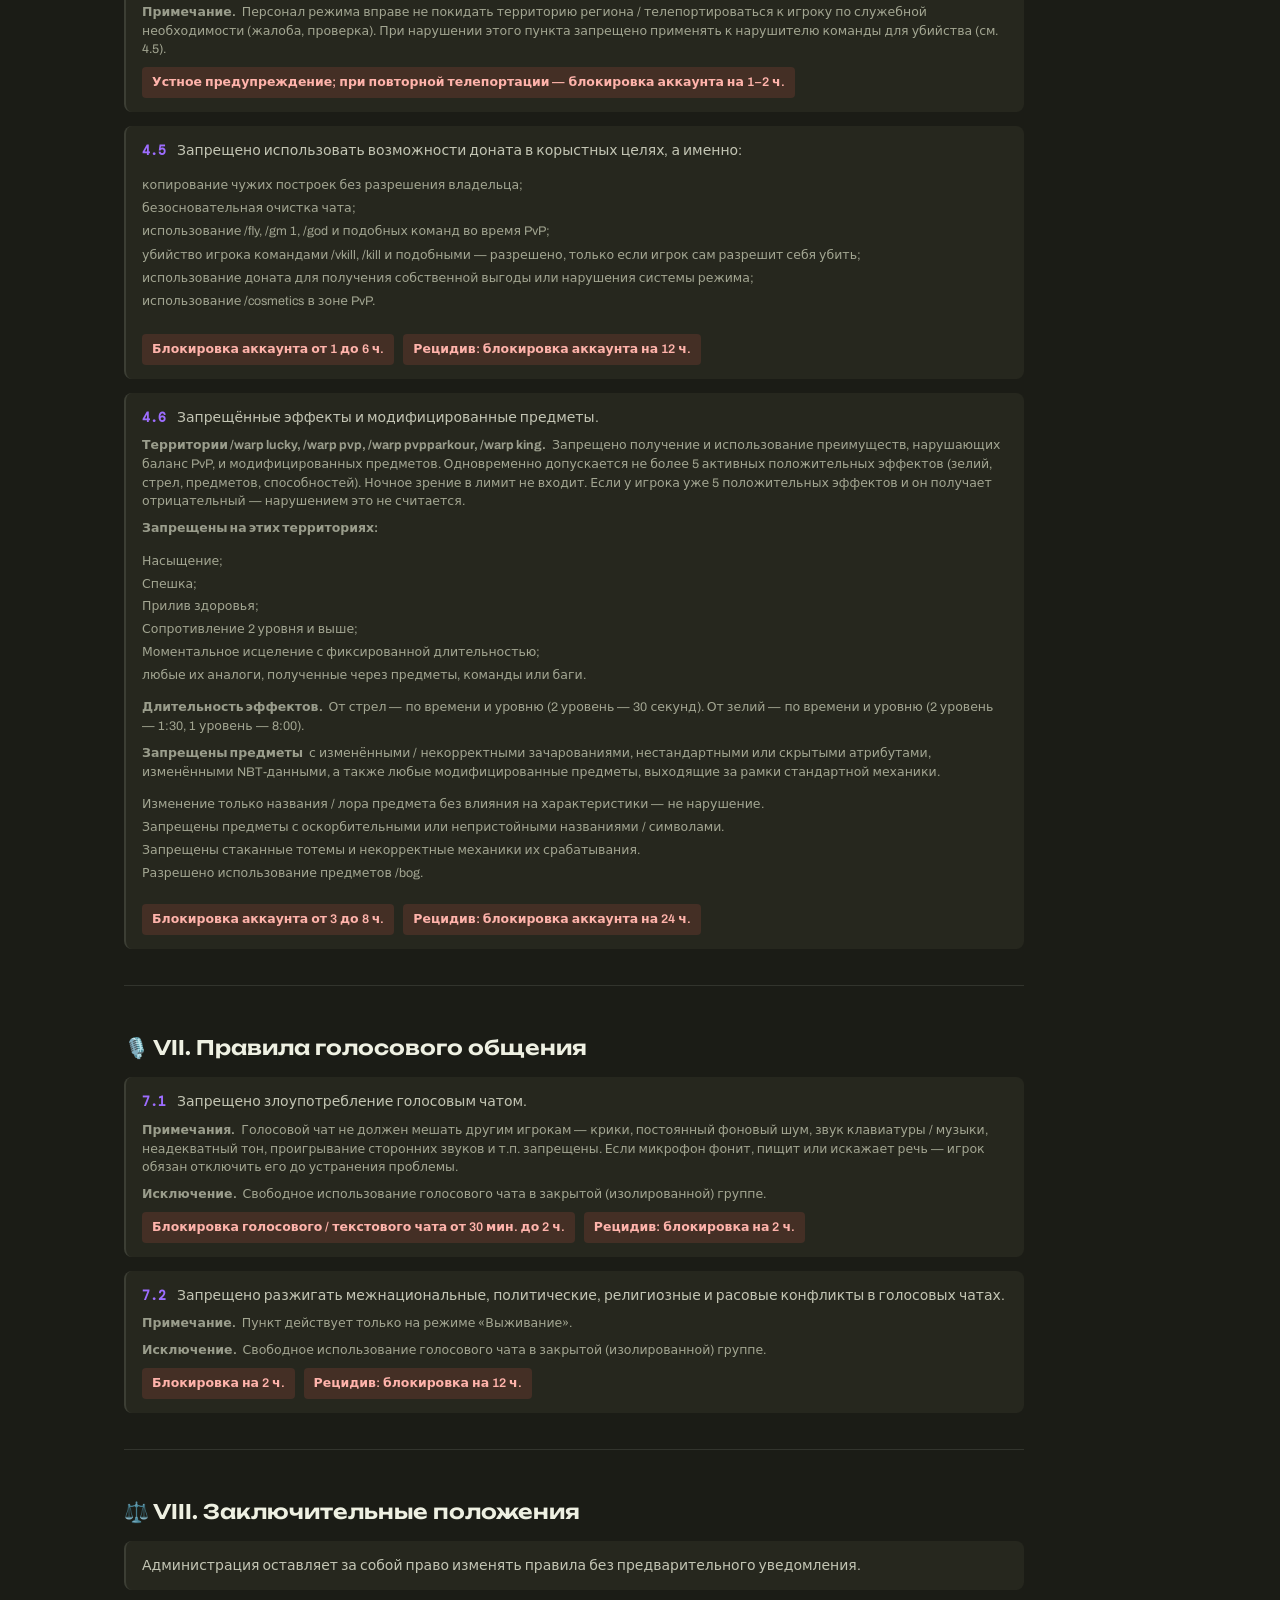
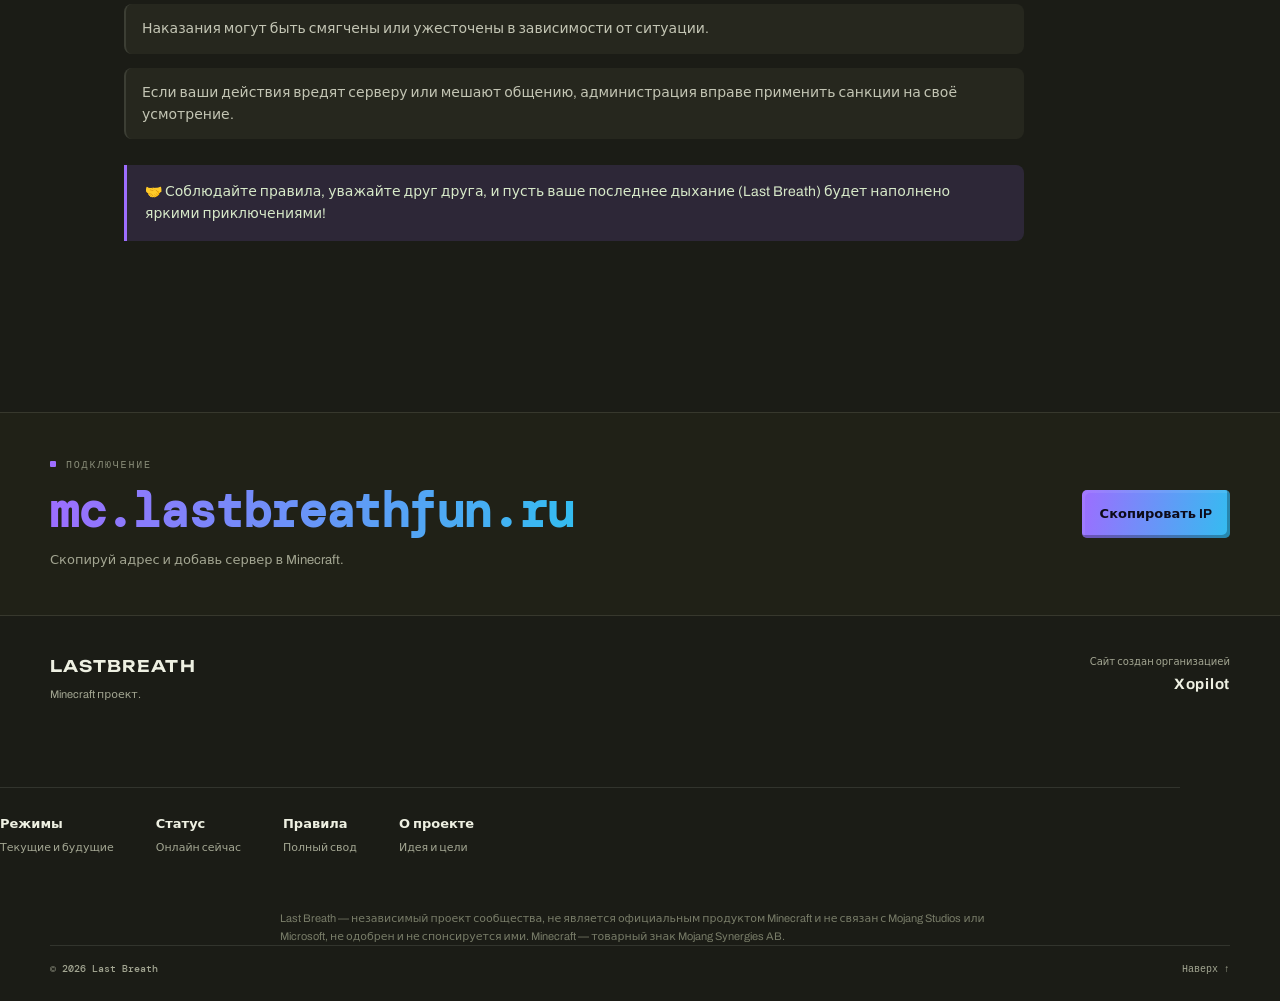
<file: rules.html>
<!doctype html>
<html lang="ru">
<head>
  <meta charset="utf-8">
  <meta name="viewport" content="width=device-width, initial-scale=1">
  <meta name="theme-color" content="#1b1c16">
  <meta name="description" content="Полный свод правил проекта Last Breath.">
  <title>Правила — Last Breath</title>
  <link rel="preconnect" href="https://fonts.googleapis.com">
  <link rel="preconnect" href="https://fonts.gstatic.com" crossorigin>
  <link rel="icon" type="image/png" href="assets/server-icon.png">
  <meta property="og:title" content="Правила — Last Breath">
  <meta property="og:description" content="Полный свод правил проекта Last Breath.">
  <meta property="og:type" content="website">
  <meta property="og:locale" content="ru_RU">
  <meta property="og:image" content="https://lastbreathfun.ru/assets/server-icon.png">
  <meta name="twitter:card" content="summary">
  <noscript><style>.reveal{opacity:1!important;transform:none!important}</style></noscript>
  <link rel="stylesheet" href="style.css">
</head>
<body>
  <div class="site-shell">
    <header class="topbar">
      <div class="container topbar-inner">
        <a class="logo" href="index.html#top">
          <img class="logo-icon" src="assets/server-icon.png" alt="Last Breath">
          <span class="logo-word">
            <span class="logo-text">LAST<span>BREATH</span></span>
            <span class="logo-sub">MINECRAFT PROJECT</span>
          </span>
        </a>

        <nav class="nav" id="nav">
          <a href="index.html">Главная</a>
          <a href="modes.html">Режимы</a>
          <a href="status.html">Статус</a>
          <a href="rules.html" class="active">Правила</a>
          <a href="about.html">О проекте</a>
        </nav>

        <button class="top-ip copy-btn" data-copy="mc.lastbreathfun.ru">mc.lastbreathfun.ru</button>
        <button class="menu-button" id="menuButton" aria-label="Меню">☰</button>
      </div>
    </header>
    <div class="pixel-strip" aria-hidden="true"></div>

    <main id="top">
      <section class="page-hero">
        <div class="space-scene" aria-hidden="true">
        </div>
        <div class="container">
          <div class="kicker">ПРАВИЛА</div>
          <h1>Чтобы всем было нормально.</h1>
          <p>
            Правила распространяются на всех игроков без исключений, включая
            донат-привилегии, и действуют на всех режимах проекта Last Breath.
          </p>
        </div>
      </section>

      <section class="section rules">
        <div class="container">
          <div class="rules-content article-note reveal">

            <blockquote>
              Вступая на любой игровой режим, вы автоматически соглашаетесь с настоящим сводом правил.
              Незнание правил не освобождает от ответственности. Администрация оставляет за собой право
              изменять наказание в зависимости от тяжести нарушения.
            </blockquote>

            <ul class="rules-toc">
              <li><a href="#sec-1">I. Основные положения</a></li>
              <li><a href="#sec-2">II. Правила чата</a></li>
              <li><a href="#sec-3">III. Игровой процесс</a></li>
              <li><a href="#sec-4">IV. Выживание</a></li>
              <li><a href="#sec-7">VII. Голосовое общение</a></li>
              <li><a href="#sec-8">VIII. Заключение</a></li>
            </ul>

            <h3 id="sec-1">🛡️ I. Основные положения</h3>
            <ul>
              <li><strong>1.0</strong> Данный документ является официальным регламентом режимов. Любые прочие документы таковыми не могут называться.</li>
              <li><strong>1.1</strong> Заходя на режим, вы автоматически соглашаетесь с данным списком правил.</li>
              <li><strong>1.2</strong> Незнание правил не освобождает вас от ответственности.</li>
              <li><strong>1.3</strong> Главная Администрация оставляет за собой право изменения данных правил без оповещения игроков.</li>
              <li><strong>1.4</strong> Главный Администратор проекта имеет право не отвечать игрокам в личных сообщениях (социальные сети) / на сервере в чате.</li>
              <li><strong>1.5</strong> Слово Высшей Администрации выше слов на этой странице.</li>
              <li><strong>1.6</strong> Главная Администрация имеет право не объяснять причину того или иного действия.</li>
              <li><strong>1.7</strong> Ответственность за аккаунт несёт только владелец аккаунта (если проблема случилась не по вине Персонала Проекта).</li>
              <li><strong>1.8</strong> Покупная Администрация не относится к официальному персоналу проекта, поэтому не обязана, но может помогать игрокам строго в соответствии с правилами.
                <div class="rule-note"><b>Исключение.</b> Возможно с разрешения Главного Администратора.</div>
              </li>
              <li><strong>1.9</strong> Попытка обмануть Администрацию расценивается как умышленное причинение вреда проекту.</li>
              <li><strong>1.10</strong> Умышленное причинение вреда проекту и его онлайну карается блокировкой IP-адреса и аккаунта навсегда.
                <div class="rule-punish">🚫 Перманентная блокировка IP + аккаунта</div>
              </li>
              <li><strong>1.11</strong> Доказательства на выданные наказания должны храниться не менее 14-ти дней.</li>
              <li><strong>1.12</strong> Основная платформа связи для модерации / администрации — ВКонтакте.</li>
              <li><strong>1.13</strong> В случае многократного нарушения одного либо разных правил персонал проекта имеет право суммировать время наказания либо выдать время наказания выше указанного в правилах.
                <div class="rule-note"><b>Примечание.</b> Только по решению Куратора режима / Заместителя Главного Администратора / Главного Администратора.</div>
              </li>
              <li><strong>1.14</strong> Возврат денежных средств за привилегию / услугу невозможен.</li>
              <li><strong>1.15</strong> Описание донатных привилегий на сервере и на сторонних площадках может отличаться от их фактического содержимого на режиме.</li>
              <li><strong>1.16</strong> Классификация персонала:
                <ul class="rule-sub">
                  <li><b>Высшая Администрация</b> — Главный Администратор; Заместитель Главного Администратора; Технический Администратор.</li>
                  <li><b>Администрация</b> — Кураторы режимов; Следящий за Discord-сервером; Ответственный за Форум; Следящий за Покупной Администрацией; Сотрудники Технической Поддержки.</li>
                  <li><b>Младшая Администрация</b> — Заместитель Следящего за Discord-сервером; Заместитель ответственного за форум; Заместитель следящего за покупной администрацией.</li>
                  <li><b>Модерация</b> — Главные Модераторы режимов; Модераторы+; Модераторы; Стажёры.</li>
                </ul>
              </li>
              <li><strong>1.17</strong> Главный Модератор может (но не обязан) принимать жалобы на модератора своего режима в удобной для него социальной сети.</li>
              <li><strong>1.18</strong> Данный свод правил не распространяется или частично распространяется на представителей состава персонала проекта. Игрокам строго запрещено выдавать наказания исходя из свода пунктов правил.
                <div class="rule-note"><b>Исключение.</b> ЗГА / ГА.</div>
              </li>
              <li><strong>1.19</strong> Запрещено использование неточностей в правилах ради собственной выгоды.
                <div class="rule-note"><b>Примечание.</b> Разрешено наказывать модерацию только с разрешения Куратора / Зам.ГА / ГА. По требованию игрока лицо, выдавшее наказание, обязано предоставить доказательства нарушения.</div>
              </li>
              <li><strong>1.20</strong> Внесение игрока в чёрный список проекта (ЧСП) осуществляется только с разрешением Главного Администратора. Вопросы, касающиеся внесения в список, могут задаваться только Главному Администратору или Владельцу проекта.</li>
              <li><strong>1.21</strong> Запрещено создавать лаги или каким-либо образом наносить непосредственный вред серверу (постройками, предметами, багами и т.п.).
                <div class="rule-punish">🚫 Перманентная блокировка аккаунта + снятие привилегии</div>
              </li>
              <li><strong>1.22</strong> Запрещено нагружать, атаковать сервер DDOS-ботами.
                <div class="rule-punish">🚫 Перманентная блокировка аккаунта ботовода + снятие привилегии</div>
              </li>
            </ul>

            <div class="rule-divider"></div>

            <h3 id="sec-2">📝 II. Общие правила игрового чата</h3>
            <ul>
              <li><strong>2.1</strong> Запрещено оскорблять, унижать честь и достоинство игрока в любом формате, использовать нецензурную лексику в оскорбительном виде во всевозможных текстовых чатах.
                <div class="rule-note"><b>Примечания.</b>
                  <ul class="rule-sub">
                    <li>Самооскорбление и самоунижение не считается нарушением только в лёгкой форме.</li>
                    <li>Сочетание нецензурного слова и лёгкого оскорбления считается нарушением. Пример: «Сосал?»</li>
                    <li>Исключение — список разрешённых слов (прилагается отдельно). Использование более 3 слов из списка исключений, включая их повторение или сочетание между собой, считается нарушением.</li>
                  </ul>
                </div>
                <div class="rule-punish">Блокировка чата от 30 мин. до 2 ч.</div>
              </li>
              <li><strong>2.1.1</strong> Запрещено оскорбление / унижение, какое-либо затрагивание в негативном виде родных и близких людей игрока во всевозможных текстовых чатах.
                <div class="rule-note"><b>Примечание.</b> Использование насмешек в отношении родителей и близких игрока может быть расценено как нарушение.</div>
                <div class="rule-punish">Блокировка чата от 1 до 8 ч.</div>
              </li>
              <li><strong>2.1.2</strong> Запрещено оскорблять персонал режима, а также проявлять неуважительное отношение в сторону Персонала Проекта во всевозможных текстовых чатах.
                <div class="rule-punish">Блокировка чата от 1 до 3 ч.</div>
                <div class="rule-punish">Рецидив: блокировка чата на 1 день</div>
              </li>
              <li><strong>2.1.3</strong> Запрещено оскорблять сервер, а также конкретные режимы на нём во всевозможных текстовых чатах.
                <div class="rule-note"><b>Примечание.</b> Если у вас есть идея по улучшению сервера, напишите о ней в соответствующие ветки в официальном VK или Discord режима, подробно описав вашу идею.</div>
                <div class="rule-punish">Блокировка чата от 12 до 24 ч.</div>
              </li>
              <li><strong>2.1.4</strong> Запрещено обсуждение / распространение информации про ориентацию человека и всего, что с этим связано, во всевозможных текстовых чатах.
                <div class="rule-note"><b>Примечание.</b> Сообщения по типу «ты гей, голубой» подходят под данный пункт.</div>
                <div class="rule-punish">Блокировка чата на 1 ч.</div>
              </li>
              <li><strong>2.2</strong> Запрещён флуд в любой форме во всевозможных текстовых чатах.
                <div class="rule-note"><b>Примечания.</b>
                  <ul class="rule-sub">
                    <li>Флуд сообщениями — от 4 сообщений в течение одной минуты.</li>
                    <li>Флуд, содержащий 15+ символов подряд без пробелов, не образующих осмысленных слов или фраз. Сообщения вроде «ахахахах, хвхвхвхвххв» не наказуемы.</li>
                    <li>Мультипост — от 10 сообщений парцелляции в течение одной минуты.</li>
                    <li>Флуд командами — от 4 команд в чате в минуту (которые может увидеть простой игрок без доната).</li>
                    <li>Злоупотребление чатом ЛС / флуд в ЛС.</li>
                    <li>Отправка длинных сообщений, не несущих смысловой нагрузки в большей их части.</li>
                    <li>Спам — сообщения в любой форме, одинаковые по смыслу и содержанию, отправляемые множество раз.</li>
                    <li>Флуд — сообщения нежелательного характера, не имеющие смысла, отличающиеся по написанию, но одинаковые по смыслу, отправляемые множество раз.</li>
                  </ul>
                </div>
                <div class="rule-punish">Блокировка чата от 30 мин. до 2 ч.</div>
              </li>
              <li><strong>2.2.1</strong> Запрещено попрошайничество донатерских привилегий / разбана, кейсов с донатом, игровой валюты и т.п. во всевозможных текстовых чатах.
                <div class="rule-punish">Устное предупреждение</div>
                <div class="rule-punish">Рецидив: блокировка чата от 15 мин. до 1 ч.</div>
              </li>
              <li><strong>2.3</strong> Запрещено разжигание межнациональных, политических, религиозных и расовых конфликтов между игроками, а также обсуждения / споры, связанные с действующими в реальном времени вооружёнными конфликтами.
                <div class="rule-note"><b>Пример.</b> «Слава Украине», «Слава России», «Я за войну», «Та страна проиграет в войне», «Мусульманство херня религия» и т.п.</div>
                <div class="rule-punish">Блокировка чата на 2 ч.</div>
                <div class="rule-punish">Рецидив: мут на 12 ч.</div>
              </li>
              <li><strong>2.4</strong> Запрещён пиар сторонних интернет-ресурсов, ссылки на них во всевозможных текстовых чатах или зазыв народа — будь то YouTube-каналы, Discord-сервера, группы ВКонтакте или другие сайты.
                <div class="rule-note"><b>Примечание.</b> Разрешается публикация в чатах только официальных ресурсов проекта: группы ВК, Telegram, Discord-сервер проекта, соц-сети актуального медиа, форум / сайт режима. Отправка Персоналом Проекта ссылок на разрешённые для проверок программы не является нарушением.</div>
                <div class="rule-punish">🚫 Перманентная блокировка IP + аккаунта</div>
              </li>
              <li><strong>2.4.1</strong> Запрещено упоминать сторонние режимы / проекты во всевозможных текстовых чатах.
                <div class="rule-punish">Блокировка чата на 3 ч.</div>
                <div class="rule-punish">Рецидив: блокировка чата на 1 день</div>
              </li>
              <li><strong>2.5</strong> Запрещено как-либо обсуждать действия модерации / администрации, связанные с выдачей наказания, а также критиковать сам сервер и состав проекта во всевозможных текстовых чатах.
                <div class="rule-note"><b>Примечание.</b> К критике относятся сообщения, направленные на публичное обсуждение, осуждение, высмеивание или оспаривание действий представителей Персонала Проекта.
                  <ul class="rule-sub">
                    <li>Не является нарушением: «Модератор игнорит игроков», «Можно позвать другого модератора?», «Почему мне не отвечают в репорте?», «Модератор не заметил моё сообщение».</li>
                    <li>Является нарушением: «Модераторы постоянно творят ерунду», «Этот модер вообще ничего не умеет», «Не слушайте модератора, он не разбирается в правилах».</li>
                  </ul>
                </div>
                <div class="rule-punish">Блокировка чата на 1–3 ч.</div>
                <div class="rule-punish">Рецидив: блокировка аккаунта до 1 дня</div>
              </li>
              <li><strong>2.6</strong> Запрещено выдавать себя за Персонал Проекта, если игрок не относится к нему.
                <div class="rule-punish">Блокировка аккаунта от 2 до 5 ч.</div>
              </li>
              <li><strong>2.7</strong> Запрещено вводить персонал режима в заблуждение, как-либо ему лгать.
                <div class="rule-punish">Блокировка аккаунта на 2 ч.</div>
              </li>
              <li><strong>2.8</strong> Запрещён призыв к суициду в любой форме во всевозможных текстовых чатах.
                <div class="rule-punish">Блокировка чата на 1 ч.</div>
              </li>
              <li><strong>2.9</strong> Запрещено распространять дезинформацию касательно членов режима / проекта.
                <div class="rule-punish">Блокировка чата от 1 ч. до 2 дней</div>
              </li>
              <li><strong>2.9.1</strong> Запрещено распространение, продажа личных данных пользователей проекта.
                <div class="rule-punish">🚫 Перманентная блокировка аккаунта</div>
              </li>
              <li><strong>2.10</strong> Запрещено как-либо обходить блокировку чата.
                <div class="rule-note"><b>Исключение.</b> Таблички и книги.</div>
                <div class="rule-note"><b>Примечание.</b> Клановый чат, использование «/», донат будут расценены как нарушение только в случае дополнительного нарушения одного из правил — например, если уже заблокированный по чату игрок нарушил правило, предусматривающее блокировку чата. Для «Выживания»: при активной блокировке чата запрещено любым способом обходить это ограничение для повторного нарушения.</div>
                <div class="rule-punish">Блокировка аккаунта на 1–3 ч.</div>
              </li>
              <li><strong>2.11</strong> Запрещено писать в /report (/repidea и /repbug на режиме «Гриф») сообщения, которые не несут смысловой нагрузки, не имеют отношения к серверу, несут оскорбительный смысл или как-либо нарушают правила сервера.
                <div class="rule-note"><b>Примечание.</b> Запрещено спамить сообщениями в /report / /repidea / /repbug и т.д.</div>
                <div class="rule-punish">Блокировка аккаунта от 60 мин. до 3 ч.</div>
              </li>
              <li><strong>2.12</strong> Запрещено активно обсуждать в чате порнографические (18+) темы, треш и т.п.
                <div class="rule-punish">Блокировка чата от 1 до 3 ч.</div>
              </li>
              <li><strong>2.13</strong> Запрещено угрожать игрокам, модерации, администрации и главной администрации проекта.
                <div class="rule-punish">Блокировка аккаунта от 4 до 9 ч.</div>
              </li>
              <li><strong>2.13.1</strong> Запрещено угрожать Серверу.
                <div class="rule-punish">Блокировка аккаунта от 3 до 30 дней</div>
              </li>
            </ul>

            <div class="rule-divider"></div>

            <h3 id="sec-3">⚔️ III. Общие правила игрового процесса</h3>
            <ul>
              <li><strong>3.1</strong> Запрещено использовать читы, макросы, ричи и прочее стороннее ПО, дающее пользователю преимущество.
                <div class="rule-note"><b>Только для Гриферского режима.</b> Запрещены: миникарты, MouseTweaks, Xray, AimHelper, BetterPvP, InvMove, Seed-Cracker, ElytraSwap, Freecam, AutoTotem, AutoFish, ESP и любые аналоги; Pulse Visuals, Soup Visuals, Aurora PvP, Dynamic PvP Crosshair и аналоги; любые модифицированные визуальные эффекты, способные влиять на игровой процесс.</div>
                <div class="rule-note"><b>Для всех режимов.</b>
                  <ul class="rule-sub">
                    <li>Запрещён автокликер.</li>
                    <li>Запрещено отключение службы, отвечающей за Prefetch — если она окажется пустой, игрок получит наказание.</li>
                    <li>Neat, AutoSprint, Gamma и многие другие являются разрешёнными модификациями.</li>
                    <li>Наличие клиента с запрещённой функцией считается нарушением только при наличии видео-доказательства использования. Наличие ReplayMod не является нарушением без подтверждения использования не по назначению.</li>
                    <li>Во время проверки Персонал Проекта вправе попросить показать историю браузера, посещение конкретных сайтов, панель управления, regedit, control folder.</li>
                    <li>Во время проверки Персонал Проекта вправе попросить скачать / использовать программы для проверки (UsbDrivelog, Jumplistsview, Executedprogramslist, Journal tool, JBute Mod, CachedProgramsList, Process Hacker, ShellBag, Everything, LastActivity, Cheathunter, Journal Trace, Ocean, BrowsingHistory, SearchMyFiles, WinPrefetchView, SystemInformer, Luyten).</li>
                    <li>Запрещено использовать .bat, .exe и подобное для очистки реестра, ShellBag, LastActivity, Everything, экранного времени и статистики интернета перед проверкой — это тоже нарушение 3.1.</li>
                    <li>Для проверки на читы персонал может попросить AnyDesk, Discord, RuDesktop, Google Meet, Telegram, Яндекс Телемост.</li>
                  </ul>
                </div>
                <div class="rule-punish">Блокировка IP на 10 дней + блокировка аккаунта на 30 дней</div>
              </li>
              <li><strong>3.1.1</strong> Запрещено хранить читы, макросы, ричи и прочее стороннее ПО, дающее пользователю преимущество.
                <div class="rule-note"><b>Примечание.</b> Если читы были удалены менее 7 дней назад, выдаётся наказание за 3.1. После блокировки и покупки разбана у игрока есть ровно 1 день на устранение всех нарушающих элементов с компьютера.</div>
                <div class="rule-punish">Блокировка аккаунта на 10 дней</div>
              </li>
              <li><strong>3.1.2</strong> Запрещено выходить с сервера / игнорировать / отказывать Персоналу Проекта во время проверки, намеренно провоцировать собственное нарушение, а также оскорблять проверяющего и его родителей во время проверки.
                <div class="rule-note"><b>Примечание.</b> Во время проверки запрещено отсутствовать более чем на 2 минуты. Игнорированием считается отсутствие реакции в течение 3 минут либо отсутствие контакта в течение 5 минут с момента объявления проверки.</div>
                <div class="rule-punish">См. пункт 3.1</div>
              </li>
              <li><strong>3.1.3</strong> Запрещено пытаться обмануть Персонал Проекта во время проверки, подделывать файлы под читы (например, переименовывать незапрещённый мод во Freecam и т.п.).
                <div class="rule-punish">См. пункт 3.1</div>
              </li>
              <li><strong>3.2</strong> Запрещено передавать / продавать свой аккаунт кому-либо.
                <div class="rule-note"><b>Примечание.</b> Сообщения вида «Пароль от моего аккаунта: …» (даже неверный) также караются по 3.2.</div>
                <div class="rule-punish">🚫 Перманентная блокировка аккаунта + снятие привилегии</div>
              </li>
              <li><strong>3.3</strong> Запрещено получать данные от аккаунта игрока (пароль) путём обмана.
                <div class="rule-note"><b>Пример.</b> «Пиши ophack логин пароль для получения прав».</div>
                <div class="rule-punish">🚫 Перманентная блокировка аккаунта + снятие привилегии</div>
              </li>
              <li><strong>3.3.1</strong> Запрещено взламывать игроков.
                <div class="rule-punish">🚫 Перманентная блокировка IP + аккаунта + снятие привилегии</div>
              </li>
              <li><strong>3.3.2</strong> Запрещено распространять данные от аккаунтов игроков в любых чатах.
                <div class="rule-punish">🚫 Перманентная блокировка IP + аккаунта</div>
              </li>
              <li><strong>3.4</strong> Запрещена продажа чего-либо за реальные деньги.
                <div class="rule-punish">🚫 Перманентная блокировка аккаунта + снятие привилегии</div>
              </li>
              <li><strong>3.5</strong> Запрещено регистрировать никнеймы, нарушающие правила сервера или схожие с никами Персонала Проекта.
                <div class="rule-note"><b>Примечание.</b> Запрещены ники test / тест / console / rcon / ркон / root. Если игрок не в онлайне, разрешается выдать блокировку аккаунта без просьб перенести игровые ценности на другой аккаунт.</div>
                <div class="rule-punish">Игроку предлагается перенести вещи, деньги, регионы на другой ник (донат переносится платно), затем выдаётся перманентная блокировка аккаунта</div>
              </li>
              <li><strong>3.6</strong> Запрещено создавать запрещённые кланы / кастомные ники / префиксы / суффиксы, а именно:
                <ul class="rule-sub">
                  <li>выше вашей привилегии (migos, owner, owner+ и т.д.);</li>
                  <li>прямо или косвенно указывающие на административные роли, независимо от формы написания (админ, staff, модератор);</li>
                  <li>оскорбительного или непристойного характера;</li>
                  <li>содержащие цветовой тег &amp;k, &amp;m или пустой префикс;</li>
                  <li>как-либо нарушающие Правила Чата;</li>
                  <li>не на русском / английском языках.</li>
                </ul>
                <div class="rule-punish">Удаление клана / ника / префикса / суффикса + блокировка аккаунта от 2 до 6 ч.</div>
              </li>
              <li><strong>3.6.1</strong> Запрещено использовать нецензурные выражения в названии регионов, предметов, питомцев и варпов.
                <div class="rule-punish">Просьба сменить название; при отказе — блокировка аккаунта на 2 ч. + удаление региона / предмета / питомца / варпа</div>
              </li>
              <li><strong>3.7</strong> Запрещено мешать работе персонала.
                <div class="rule-note"><b>Примечание.</b> Помехой считается частое упоминание персонала в чате, присутствие в радиусе 5 блоков от проверяемого и проверяющего, а также телепортация к персоналу без разрешения.</div>
                <div class="rule-punish">Устное предупреждение или блокировка аккаунта от 1 до 6 ч. (по усмотрению персонала)</div>
              </li>
              <li><strong>3.8</strong> Запрещено выдавать /ban, /mute, /kick, /warn, /vmute на некорректное время или по некорректным причинам.
                <div class="rule-note"><b>Примечания.</b>
                  <ul class="rule-sub">
                    <li>Запрещено наказание с причиной «псж».</li>
                    <li>Разрешено банить test / тест по правилу, по причине test / тест и без причины — любая иная причина считается нарушением.</li>
                    <li>Донатер обязан фиксировать нарушения, если сам выдаёт наказание.</li>
                    <li>Отсутствие, утрата или отказ передать доказательства Персоналу Проекта — тоже нарушение 3.8.</li>
                    <li>Банить по 3.8 можно только если время или причина некорректны, иначе — жалоба на форуме.</li>
                    <li>Запрещено наказывать самого себя, даже за собственное нарушение правил.</li>
                  </ul>
                </div>
                <div class="rule-punish">Блокировка аккаунта от 3 до 12 ч.</div>
                <div class="rule-punish">Рецидив: от 3 дней до недели + снятие звезды в LiteBans на месяц</div>
              </li>
              <li><strong>3.9</strong> Запрещено снимать наказание с игрока, нарушившего правила.
                <div class="rule-note"><b>Примечание.</b> Запрещено снимать наказание, если причина, время и вид наказания (/ban, /mute) корректны. Если наказание кажется некорректным — жалоба на форум.</div>
                <div class="rule-punish">Блокировка аккаунта от 3 до 12 ч.</div>
                <div class="rule-punish">Рецидив: блокировка аккаунта на 3 дня</div>
              </li>
              <li><strong>3.10</strong> Запрещено использование багов на сервере.
                <div class="rule-note"><b>Примечание.</b> Атака за PvP-зоной считается использованием багов (для Выживания).</div>
                <div class="rule-punish">Блокировка аккаунта от 3 до 12 ч.</div>
                <div class="rule-punish">Рецидив: от 1 дня до перманентной блокировки</div>
              </li>
              <li><strong>3.10.1</strong> Запрещено распространять информацию об ошибках и багах, наносящих вред серверу — можно обсуждать это только с Персоналом Проекта.
                <div class="rule-note"><b>Примечание.</b> Сообщить о багах можно на форуме или в личных сообщениях сотрудника.</div>
                <div class="rule-punish">Блокировка аккаунта от 1 до 10 дней</div>
                <div class="rule-punish">Серьёзный вред: 🚫 перманентная блокировка IP + аккаунта</div>
              </li>
              <li><strong>3.11</strong> Запрещено нечестным способом фармить убийства, деньги и опыт — включая использование твинк-аккаунтов.
                <div class="rule-note"><b>Исключение.</b> Доказано, что за каждым аккаунтом сидят разные люди.</div>
                <div class="rule-note"><b>Примечание.</b> Исключение не даёт права использовать помощь других игроков для собственной выгоды (договорные убийства и т.п.).</div>
                <div class="rule-punish">Блокировка аккаунта на 3 дня</div>
                <div class="rule-punish">Рецидив: блокировка аккаунта на 10 дней</div>
              </li>
              <li><strong>3.12</strong> Запрещено отвечать на /report, не являясь Персоналом Проекта.
                <div class="rule-punish">Блокировка аккаунта от 30 мин. до 1 ч.</div>
                <div class="rule-punish">Рецидив: блокировка аккаунта на 6 ч.</div>
              </li>
              <li><strong>3.13</strong> Запрещено провоцировать игроков нарушать правила проекта любыми способами.
                <div class="rule-punish">Блокировка аккаунта от 1 до 12 ч.</div>
              </li>
              <li><strong>3.14</strong> Запрещено обходить наказания путём создания новых аккаунтов или использования твинк-аккаунтов для повторных нарушений.
                <div class="rule-note"><b>Примечание.</b> Наличие более одного аккаунта с активной блокировкой чата или аккаунта — второй и последующие считаются нарушением 3.14. Вход со второго аккаунта при активных наказаниях на первом считается намеренным обходом. Исключение — блокировка за пункт 3.5.</div>
                <div class="rule-punish">Блокировка IP / чата от 6 до 12 ч.</div>
                <div class="rule-punish">Рецидив: блокировка IP на 1 день + блокировка всех аккаунтов на 4 дня</div>
              </li>
              <li><strong>3.15</strong> Запрещено обходить блокировку IP-адреса (/muteip, /banip).
                <div class="rule-punish">Блокировка всех аккаунтов, с которых игрок заходил / писал в чат во время действующей блокировки IP, на тот же срок, плюс повторная блокировка IP</div>
              </li>
              <li><strong>3.16</strong> Запрещено создавать / носить / строить постройки, предметы, скины, баннеры или таблички оскорбительного либо непристойного характера.
                <div class="rule-note"><b>Примечания.</b>
                  <ul class="rule-sub">
                    <li>Скин Гитлера считается нарушением по 3.16.</li>
                    <li>Не являются нарушением флаги стран, республик или религиозная символика — кроме случаев, оскверняющих их честь. Что является осквернением, определяет модерация проекта.</li>
                    <li>На «Выживании» допускаются постройки аморального характера на личной территории игрока, если они ограничены от свободного доступа и просмотра другими игроками.</li>
                  </ul>
                </div>
                <div class="rule-punish">Менее 24 часов: блокировка аккаунта от 3 ч. до 2 дней</div>
                <div class="rule-punish">24 часа и более: блокировка аккаунта от 6 ч. до 4 дней</div>
              </li>
            </ul>

            <div class="rule-divider"></div>

            <h3 id="sec-4">🏡 IV. Правила режима «Выживание»</h3>
            <ul>
              <li><strong>4.1</strong> Запрещён намеренный обман игроков в рамках игрового процесса.
                <div class="rule-note"><b>Примечание.</b> Под обманом понимаются действия, направленные на получение выгоды путём введения другого игрока в заблуждение в игровых механиках: ложные договорённости при обмене, обещание услуги / товара без выполнения условий, намеренное искажение информации в сделках и торговле. Правило распространяется только на внутриигровое взаимодействие между игроками.</div>
                <div class="rule-punish">Блокировка аккаунта на 2 ч.</div>
              </li>
              <li><strong>4.2</strong> Запрещено ставить приветствие (/joinmsg, /vjoinmsg), которое нарушает правила режима.
                <div class="rule-note"><b>Примечание.</b> Приветствие не может носить оскорбительный, унизительный характер.</div>
                <div class="rule-punish">Просьба убрать приветствие; при отказе — блокировка аккаунта на 2 ч.</div>
                <div class="rule-punish">Рецидив: повторная просьба; при отказе — блокировка аккаунта на 12 ч.</div>
              </li>
              <li><strong>4.3</strong> Запрещено гриферство в любом виде.
                <div class="rule-note"><b>Примечания.</b>
                  <ul class="rule-sub">
                    <li>Гриферство — помеха игровому процессу игроков нечестным путём.</li>
                    <li>Запрещено создавать варпы над пустотой или в ловушках, а также любые ловушки — автоматические, механические, скрытые или визуальные — на точке варпа.</li>
                    <li>К гриферству также относится залив регионов и построек других игроков водой, лавой, блоками и любыми иными способами.</li>
                    <li>Флаг allowed-cmds разрешён только с командами /spawn, /rtp, /home и предупреждением, как покинуть регион.</li>
                    <li>Если игрок с доступом к региону умышленно наносит ущерб региону владельца — это гриферство.</li>
                    <li>Телепортация к себе игроков или к ним с целью убийства также считается гриферством.</li>
                  </ul>
                </div>
                <div class="rule-note"><b>Критерии тяжести.</b> Лёгкое (15–30 дней) — незначительный ущерб, первое нарушение. Среднее (30–90 дней) — значительный ущерб, повторное нарушение. Тяжкое (90 дней — перманентно) — массовое уничтожение, систематический гриф, намеренный вред многим игрокам.</div>
                <div class="rule-punish">Блокировка аккаунта от 15 дней до перманентной + снятие привилегии (по тяжести)</div>
              </li>
              <li><strong>4.4</strong> Запрещено противодействовать игровому процессу игрока, а именно:
                <ul class="rule-sub">
                  <li>оставаться на территории чужого региона после просьбы владельца покинуть его (владелец обязан предупредить трижды, с паузой 5–10 секунд между сообщениями);</li>
                  <li>телепортироваться в регион чаще, чем раз в 15 минут;</li>
                  <li>устанавливать свои регионы вокруг уже существующего региона игрока, блокируя доступ к нему;</li>
                  <li>телепортироваться к другому игроку без его разрешения.</li>
                </ul>
                <div class="rule-note"><b>Примечание.</b> Персонал режима вправе не покидать территорию региона / телепортироваться к игроку по служебной необходимости (жалоба, проверка). При нарушении этого пункта запрещено применять к нарушителю команды для убийства (см. 4.5).</div>
                <div class="rule-punish">Устное предупреждение; при повторной телепортации — блокировка аккаунта на 1–2 ч.</div>
              </li>
              <li><strong>4.5</strong> Запрещено использовать возможности доната в корыстных целях, а именно:
                <ul class="rule-sub">
                  <li>копирование чужих построек без разрешения владельца;</li>
                  <li>безосновательная очистка чата;</li>
                  <li>использование /fly, /gm 1, /god и подобных команд во время PvP;</li>
                  <li>убийство игрока командами /vkill, /kill и подобными — разрешено, только если игрок сам разрешит себя убить;</li>
                  <li>использование доната для получения собственной выгоды или нарушения системы режима;</li>
                  <li>использование /cosmetics в зоне PvP.</li>
                </ul>
                <div class="rule-punish">Блокировка аккаунта от 1 до 6 ч.</div>
                <div class="rule-punish">Рецидив: блокировка аккаунта на 12 ч.</div>
              </li>
              <li><strong>4.6</strong> Запрещённые эффекты и модифицированные предметы.
                <div class="rule-note"><b>Территории /warp lucky, /warp pvp, /warp pvpparkour, /warp king.</b> Запрещено получение и использование преимуществ, нарушающих баланс PvP, и модифицированных предметов. Одновременно допускается не более 5 активных положительных эффектов (зелий, стрел, предметов, способностей). Ночное зрение в лимит не входит. Если у игрока уже 5 положительных эффектов и он получает отрицательный — нарушением это не считается.</div>
                <div class="rule-note"><b>Запрещены на этих территориях:</b>
                  <ul class="rule-sub">
                    <li>Насыщение;</li>
                    <li>Спешка;</li>
                    <li>Прилив здоровья;</li>
                    <li>Сопротивление 2 уровня и выше;</li>
                    <li>Моментальное исцеление с фиксированной длительностью;</li>
                    <li>любые их аналоги, полученные через предметы, команды или баги.</li>
                  </ul>
                </div>
                <div class="rule-note"><b>Длительность эффектов.</b> От стрел — по времени и уровню (2 уровень — 30 секунд). От зелий — по времени и уровню (2 уровень — 1:30, 1 уровень — 8:00).</div>
                <div class="rule-note"><b>Запрещены предметы</b> с изменёнными / некорректными зачарованиями, нестандартными или скрытыми атрибутами, изменёнными NBT-данными, а также любые модифицированные предметы, выходящие за рамки стандартной механики.
                  <ul class="rule-sub">
                    <li>Изменение только названия / лора предмета без влияния на характеристики — не нарушение.</li>
                    <li>Запрещены предметы с оскорбительными или непристойными названиями / символами.</li>
                    <li>Запрещены стаканные тотемы и некорректные механики их срабатывания.</li>
                    <li>Разрешено использование предметов /bog.</li>
                  </ul>
                </div>
                <div class="rule-punish">Блокировка аккаунта от 3 до 8 ч.</div>
                <div class="rule-punish">Рецидив: блокировка аккаунта на 24 ч.</div>
              </li>
            </ul>

            <div class="rule-divider"></div>

            <h3 id="sec-7">🎙️ VII. Правила голосового общения</h3>
            <ul>
              <li><strong>7.1</strong> Запрещено злоупотребление голосовым чатом.
                <div class="rule-note"><b>Примечания.</b> Голосовой чат не должен мешать другим игрокам — крики, постоянный фоновый шум, звук клавиатуры / музыки, неадекватный тон, проигрывание сторонних звуков и т.п. запрещены. Если микрофон фонит, пищит или искажает речь — игрок обязан отключить его до устранения проблемы.</div>
                <div class="rule-note"><b>Исключение.</b> Свободное использование голосового чата в закрытой (изолированной) группе.</div>
                <div class="rule-punish">Блокировка голосового / текстового чата от 30 мин. до 2 ч.</div>
                <div class="rule-punish">Рецидив: блокировка на 2 ч.</div>
              </li>
              <li><strong>7.2</strong> Запрещено разжигать межнациональные, политические, религиозные и расовые конфликты в голосовых чатах.
                <div class="rule-note"><b>Примечание.</b> Пункт действует только на режиме «Выживание».</div>
                <div class="rule-note"><b>Исключение.</b> Свободное использование голосового чата в закрытой (изолированной) группе.</div>
                <div class="rule-punish">Блокировка на 2 ч.</div>
                <div class="rule-punish">Рецидив: блокировка на 12 ч.</div>
              </li>
            </ul>

            <div class="rule-divider"></div>

            <h3 id="sec-8">⚖️ VIII. Заключительные положения</h3>
            <ul>
              <li>Администрация оставляет за собой право изменять правила без предварительного уведомления.</li>
              <li>Наказания могут быть смягчены или ужесточены в зависимости от ситуации.</li>
              <li>Если ваши действия вредят серверу или мешают общению, администрация вправе применить санкции на своё усмотрение.</li>
            </ul>

            <blockquote>
              🤝 Соблюдайте правила, уважайте друг друга, и пусть ваше последнее дыхание (Last Breath) будет наполнено яркими приключениями!
            </blockquote>

          </div>
        </div>
      </section>

      <section class="connect" id="connect">
        <div class="container connect-inner">
          <div>
            <div class="kicker">ПОДКЛЮЧЕНИЕ</div>
            <h2>mc.lastbreathfun.ru</h2>
            <p>Скопируй адрес и добавь сервер в Minecraft.</p>
          </div>
          <button class="button button-main copy-btn" data-copy="mc.lastbreathfun.ru">Скопировать IP</button>
        </div>
      </section>
    </main>

    <footer class="footer">
      <div class="container footer-top">
        <div>
          <div class="footer-brand">LASTBREATH</div>
          <p>Minecraft проект.</p>
        </div>
        <div class="footer-credit">
          <span>Сайт создан организацией</span>
          <strong>Xopilot</strong>
        </div>
      </div>

      <div class="container quick-links">
        <a href="modes.html">Режимы<small>Текущие и будущие</small></a>
        <a href="status.html">Статус<small>Онлайн сейчас</small></a>
        <a href="rules.html">Правила<small>Полный свод</small></a>
        <a href="about.html">О проекте<small>Идея и цели</small></a>
      </div>

      <div class="container footer-disclaimer">
        Last Breath — независимый проект сообщества, не является официальным продуктом Minecraft
        и не связан с Mojang Studios или Microsoft, не одобрен и не спонсируется ими.
        Minecraft — товарный знак Mojang Synergies AB.
      </div>

      <div class="container footer-bottom">
        <span>© 2026 Last Breath</span>
        <a href="#top">Наверх ↑</a>
      </div>
    </footer>

    <div class="toast" id="toast"></div>
  </div>

  <script src="script.js"></script>
</body>
</html>
</file>
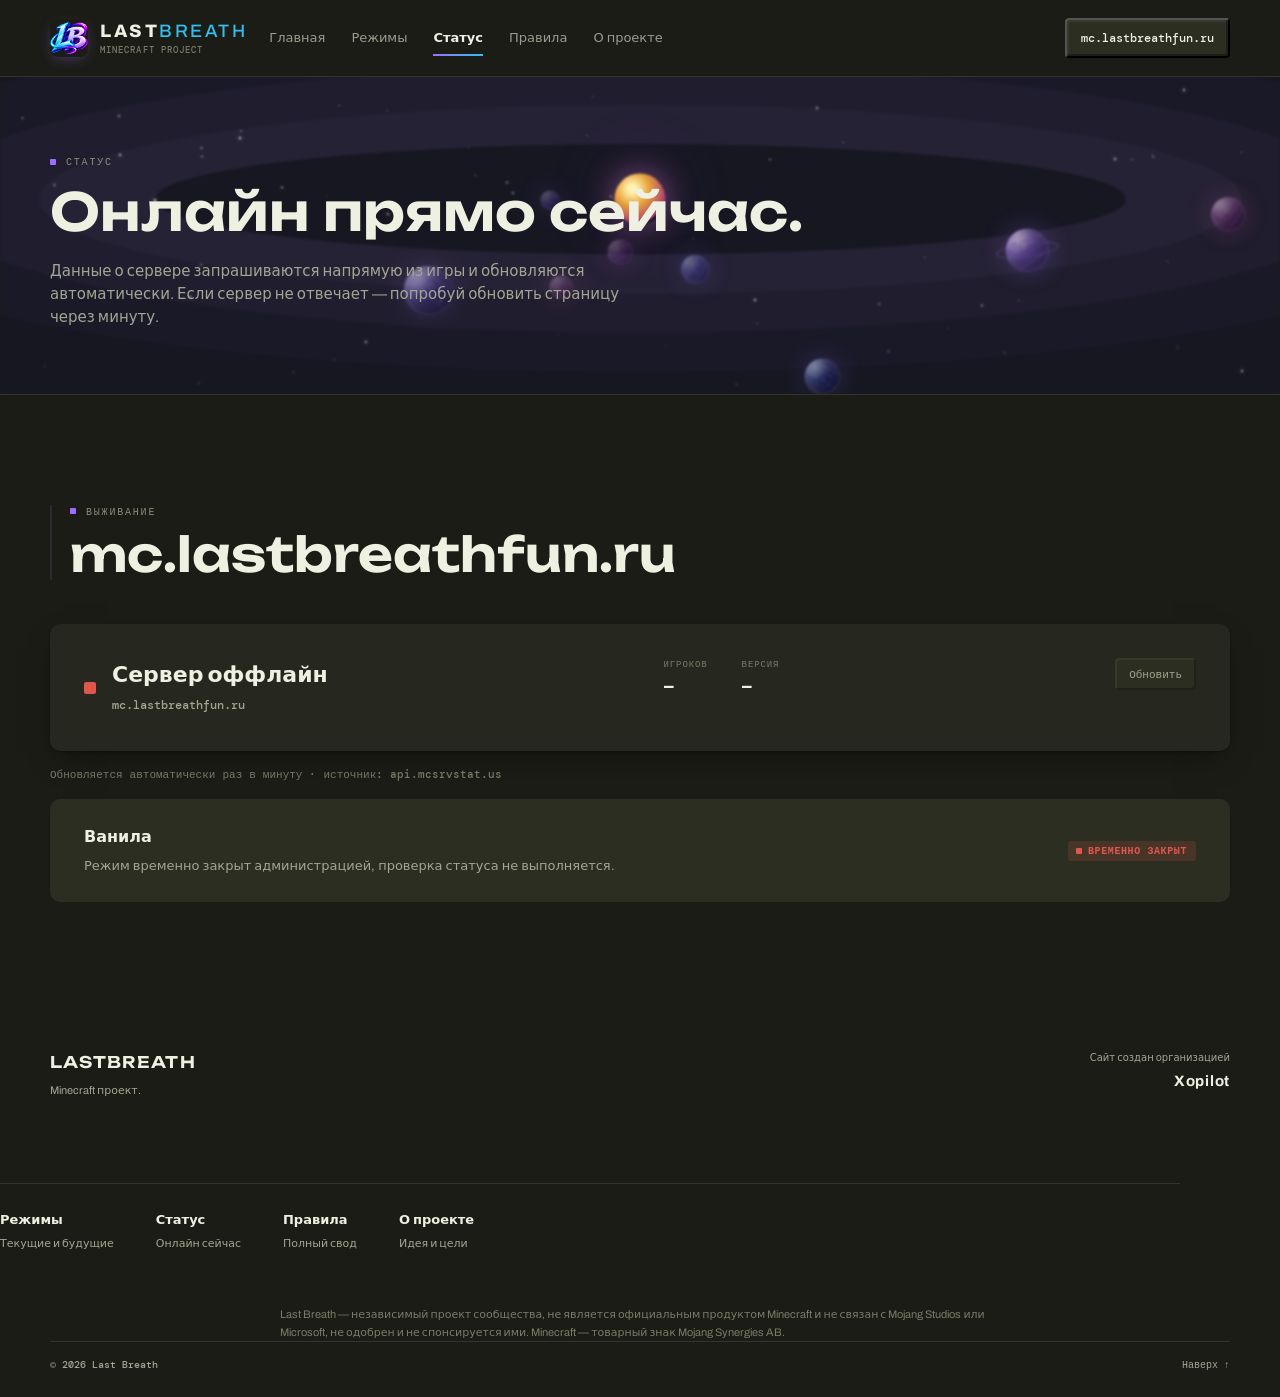
<file: status.html>
<!doctype html>
<html lang="ru">
<head>
  <meta charset="utf-8">
  <meta name="viewport" content="width=device-width, initial-scale=1">
  <meta name="theme-color" content="#1b1c16">
  <meta name="description" content="Статус серверов Last Breath в реальном времени.">
  <title>Статус — Last Breath</title>
  <link rel="preconnect" href="https://fonts.googleapis.com">
  <link rel="preconnect" href="https://fonts.gstatic.com" crossorigin>
  <link rel="icon" type="image/png" href="assets/server-icon.png">
  <meta property="og:title" content="Статус — Last Breath">
  <meta property="og:description" content="Статус серверов Last Breath в реальном времени.">
  <meta property="og:type" content="website">
  <meta property="og:locale" content="ru_RU">
  <meta property="og:image" content="https://lastbreathfun.ru/assets/server-icon.png">
  <meta name="twitter:card" content="summary">
  <noscript><style>.reveal{opacity:1!important;transform:none!important}</style></noscript>
  <link rel="stylesheet" href="style.css">
</head>
<body>
  <div class="site-shell">
    <header class="topbar">
      <div class="container topbar-inner">
        <a class="logo" href="index.html#top">
          <img class="logo-icon" src="assets/server-icon.png" alt="Last Breath">
          <span class="logo-word">
            <span class="logo-text">LAST<span>BREATH</span></span>
            <span class="logo-sub">MINECRAFT PROJECT</span>
          </span>
        </a>

        <nav class="nav" id="nav">
          <a href="index.html">Главная</a>
          <a href="modes.html">Режимы</a>
          <a href="status.html" class="active">Статус</a>
          <a href="rules.html">Правила</a>
          <a href="about.html">О проекте</a>
        </nav>

        <button class="top-ip copy-btn" data-copy="mc.lastbreathfun.ru">mc.lastbreathfun.ru</button>
        <button class="menu-button" id="menuButton" aria-label="Меню">☰</button>
      </div>
    </header>
    <div class="pixel-strip" aria-hidden="true"></div>

    <main id="top">
      <section class="page-hero">
        <div class="space-scene" aria-hidden="true">
        </div>
        <div class="container">
          <div class="kicker">СТАТУС</div>
          <h1>Онлайн прямо сейчас.</h1>
          <p>
            Данные о сервере запрашиваются напрямую из игры и обновляются
            автоматически. Если сервер не отвечает — попробуй обновить страницу
            через минуту.
          </p>
        </div>
      </section>

      <section class="section servers" id="live-status">
        <div class="container">
          <div class="section-intro reveal">
            <div class="kicker">ВЫЖИВАНИЕ</div>
            <h2>mc.lastbreathfun.ru</h2>
          </div>

          <div class="status-card reveal">
            <div class="status-main">
              <span class="status-dot" id="statusDot"></span>
              <div class="status-text">
                <h3 id="statusTitle">Проверка статуса…</h3>
                <small id="statusSub">mc.lastbreathfun.ru</small>
              </div>
            </div>

            <div class="status-stats">
              <div>
                <span>ИГРОКОВ</span>
                <strong id="statPlayers">—</strong>
              </div>
              <div>
                <span>ВЕРСИЯ</span>
                <strong id="statVersion">—</strong>
              </div>
            </div>

            <button class="status-refresh" id="statusRefresh">Обновить</button>

            <p class="status-motd" id="statusMotd"></p>
          </div>

          <p class="status-note">
            Обновляется автоматически раз в минуту · источник: api.mcsrvstat.us
          </p>

          <div class="status-static reveal">
            <div>
              <h4>Ванила</h4>
              <p>Режим временно закрыт администрацией, проверка статуса не выполняется.</p>
            </div>
            <span class="state state-offline"><i></i> ВРЕМЕННО ЗАКРЫТ</span>
          </div>
        </div>
      </section>
    </main>

    <footer class="footer">
      <div class="container footer-top">
        <div>
          <div class="footer-brand">LASTBREATH</div>
          <p>Minecraft проект.</p>
        </div>
        <div class="footer-credit">
          <span>Сайт создан организацией</span>
          <strong>Xopilot</strong>
        </div>
      </div>

      <div class="container quick-links">
        <a href="modes.html">Режимы<small>Текущие и будущие</small></a>
        <a href="status.html">Статус<small>Онлайн сейчас</small></a>
        <a href="rules.html">Правила<small>Полный свод</small></a>
        <a href="about.html">О проекте<small>Идея и цели</small></a>
      </div>

      <div class="container footer-disclaimer">
        Last Breath — независимый проект сообщества, не является официальным продуктом Minecraft
        и не связан с Mojang Studios или Microsoft, не одобрен и не спонсируется ими.
        Minecraft — товарный знак Mojang Synergies AB.
      </div>

      <div class="container footer-bottom">
        <span>© 2026 Last Breath</span>
        <a href="#top">Наверх ↑</a>
      </div>
    </footer>

    <div class="toast" id="toast"></div>
  </div>

  <script src="script.js"></script>
</body>
</html>
</file>
<file: style.css>
@import url('https://fonts.googleapis.com/css2?family=Archivo:wght@400;500;600;700;800&family=DM+Mono:wght@400;500&family=Unbounded:wght@500;600;700;800&display=swap');

:root{
  --bg:#1b1c16;
  --bg-soft:#202117;
  --panel:#26271e;
  --panel-2:#2c2e21;
  --text:#eef0e2;
  --muted:#a3a692;
  --line:rgba(238,240,226,.11);
  --line-soft:rgba(238,240,226,.06);
  --accent:#9d6dff;
  --accent-2:#33bdf0;
  --accent-soft:rgba(157,109,255,.14);
  --green:#63c750;
  --green-soft:rgba(99,199,80,.16);
  --red:#e0574c;
  --red-soft:rgba(224,87,76,.16);
  --amber:#e8b23d;
  --amber-soft:rgba(232,178,61,.16);
  --shadow:0 1px 2px rgba(0,0,0,.3),0 12px 30px -12px rgba(0,0,0,.55);
  --shadow-lg:0 20px 50px -20px rgba(0,0,0,.6),0 0 0 1px rgba(157,109,255,.12);
  --max:1180px;
  --pixel:'Unbounded',Archivo,sans-serif;
}

*{box-sizing:border-box}
html{scroll-behavior:smooth}
body{
  margin:0;
  background:var(--bg);
  color:var(--text);
  font-family:Archivo,system-ui,sans-serif;
  line-height:1.55;
}

a{text-decoration:none;color:inherit}
button{font:inherit}
.container{width:min(var(--max),calc(100% - 48px));margin:0 auto}

::selection{background:rgba(157,109,255,.30);color:#fff}
:focus-visible{outline:2px solid var(--accent);outline-offset:3px;border-radius:3px}
html{scrollbar-width:thin;scrollbar-color:rgba(157,109,255,.35) transparent}
::-webkit-scrollbar{width:10px;height:10px}
::-webkit-scrollbar-track{background:transparent}
::-webkit-scrollbar-thumb{background:rgba(157,109,255,.30);border-radius:10px;border:2px solid var(--bg)}
::-webkit-scrollbar-thumb:hover{background:rgba(157,109,255,.5)}

/* ---------- pixel dither strip (signature Minecraft touch) ---------- */
.pixel-strip{
  height:5px;
  background-image:repeating-linear-gradient(90deg,var(--accent) 0 6px,#5b3fc4 6px 12px);
  image-rendering:pixelated;
}

/* ---------- topbar ---------- */
.topbar{
  position:fixed;top:0;left:0;right:0;z-index:20;
  background:var(--bg);
  border-bottom:1px solid var(--line)
}
.topbar-inner{height:76px;display:flex;align-items:center;gap:22px}
.logo{display:inline-flex;align-items:center;gap:12px;min-width:190px}
.logo-icon{width:38px;height:38px;border-radius:8px;display:block;box-shadow:0 4px 14px -4px rgba(157,109,255,.45)}
.logo-word{display:inline-flex;flex-direction:column}
.logo-text{font-size:18px;line-height:1;font-weight:800;letter-spacing:.14em;color:var(--text)}
.logo-text span{font-weight:500;color:var(--accent-2)}
.logo-sub{margin-top:6px;color:#787c68;font:500 9px/1 'DM Mono',monospace;letter-spacing:.12em}
.nav{display:flex;gap:26px;font-size:13px;color:#9a9d8c}
.nav a{position:relative;padding:4px 0;transition:.2s ease}
.nav a:hover{color:var(--text)}
.nav a::after{content:'';position:absolute;left:0;right:100%;bottom:-4px;height:2px;background:linear-gradient(90deg,var(--accent),var(--accent-2));transition:right .25s ease}
.nav a:hover::after,.nav a.active::after{right:0}
.nav a.active{color:var(--text);font-weight:700}
.top-ip{
  margin-left:auto;font:500 12px 'DM Mono',monospace;color:var(--text);
  padding:10px 14px;border-radius:4px;background:var(--panel-2);cursor:pointer;transition:.15s ease;
  box-shadow:inset -2px -2px 0 rgba(0,0,0,.35),inset 2px 2px 0 rgba(255,255,255,.06)
}
.top-ip:hover{color:var(--accent)}
.top-ip:active{box-shadow:inset 2px 2px 0 rgba(0,0,0,.35),inset -2px -2px 0 rgba(255,255,255,.06);transform:translateY(1px)}
.menu-button{display:none;background:none;border:0;color:var(--text);font-size:22px}

/* ---------- ambient pulses ---------- */
@keyframes breathe-soft{0%,100%{opacity:.6}50%{opacity:1}}

.kicker{color:#888c78;font:500 10px/1.3 'DM Mono',monospace;letter-spacing:.18em;text-transform:uppercase;position:relative;padding-left:16px}
.kicker::before{
  content:'';position:absolute;left:0;top:50%;transform:translateY(-50%);
  width:6px;height:6px;border-radius:1px;
  background:var(--accent)
}

/* ---------- space background ---------- */
.space-scene{position:absolute;inset:0;overflow:hidden;pointer-events:none;z-index:1;background:#171722;filter:blur(1px)}
.space-scene::before{content:'';position:absolute;left:50%;top:50%;width:clamp(26px,4vw,54px);height:clamp(26px,4vw,54px);border-radius:50%;transform:translate(-50%,-50%);background:radial-gradient(circle at 35% 30%,#fff2b0 0 8%,#e7a239 35%,#a83a75 72%,transparent 73%);box-shadow:0 0 30px #d877d088,0 0 70px #914ad844}
.space-scene::after{content:'';position:absolute;inset:8% 12%;border:1px solid rgba(173,130,230,.12);border-radius:50%;transform:scaleY(.34);box-shadow:0 0 0 9vw rgba(173,130,230,.045),0 0 0 18vw rgba(173,130,230,.035),0 0 0 27vw rgba(173,130,230,.025)}
.star{position:absolute;width:var(--star-size);height:var(--star-size);left:var(--star-x);top:var(--star-y);border-radius:50%;background:#fff;opacity:var(--star-opacity);box-shadow:0 0 5px rgba(214,196,255,.8);animation:star-twinkle var(--star-speed) ease-in-out infinite alternate;will-change:opacity}
.planet{position:absolute;left:50%;top:50%;width:var(--planet-size);height:var(--planet-size);border-radius:50%;opacity:var(--planet-opacity);transform:translate(-50%,-50%);background:radial-gradient(circle at 31% 24%,var(--planet-light) 0 7%,var(--planet-main) 37%,var(--planet-dark) 100%);filter:hue-rotate(-8deg) saturate(1.25);box-shadow:inset -18px -14px 24px rgba(9,7,22,.68),inset 8px 6px 12px rgba(255,255,255,.3),0 0 28px var(--planet-glow),0 0 0 1px rgba(224,196,255,.14);transition:left 70s linear,top 70s linear,opacity .8s ease;will-change:left,top,opacity}
.planet::before{content:'';position:absolute;inset:0;border-radius:50%;background:var(--planet-texture);mix-blend-mode:soft-light;opacity:.78}
.planet::after{content:'';position:absolute;inset:-12% -25%;border:1px solid rgba(207,177,255,.38);border-radius:50%;transform:rotate(var(--ring-angle)) scaleY(.25);opacity:var(--ring-opacity);box-shadow:0 0 8px rgba(167,119,255,.18)}
.planet-hidden{visibility:hidden}
@keyframes star-twinkle{from{opacity:calc(var(--star-opacity) * .45)}to{opacity:var(--star-opacity)}}
@media (max-width:620px){.planet{max-width:72px;max-height:72px}.star{box-shadow:0 0 3px rgba(214,196,255,.7)}}
@media (prefers-reduced-motion:reduce){.space-scene{filter:none}.star,.planet{animation:none;transition:none}}

/* ---------- hero ---------- */
.hero{
  min-height:92svh;position:relative;display:flex;align-items:center;
  overflow:hidden;border-bottom:1px solid var(--line);
  background:
    radial-gradient(ellipse 900px 500px at 85% -10%,rgba(51,189,240,.12),transparent 60%),
    radial-gradient(ellipse 700px 500px at -5% 90%,rgba(157,109,255,.14),transparent 60%),
    var(--bg)
}
.hero-grid{
  position:absolute;inset:0;opacity:.5;
  background-image:linear-gradient(rgba(238,240,226,.035) 1px,transparent 1px),linear-gradient(90deg,rgba(238,240,226,.035) 1px,transparent 1px);
  background-size:72px 72px;
  mask-image:radial-gradient(ellipse 800px 500px at 70% 20%,#000 0%,transparent 75%)
}
.hero-inner{position:relative;z-index:2;display:flex;justify-content:space-between;align-items:flex-end;padding-top:110px;padding-bottom:95px;gap:50px}
.hero-copy{max-width:760px}
.hero h1{
  margin:22px 0 24px;font-family:var(--pixel);font-size:clamp(38px,6.4vw,78px);line-height:1.05;
  letter-spacing:0;font-weight:600;color:var(--text)
}
.hero h1 em{font-style:normal;color:var(--accent-2)}
.hero p{max-width:580px;color:var(--muted);font-size:17px}
.hero-actions{display:flex;gap:10px;margin-top:30px}

.button{
  min-height:48px;padding:0 18px;border-radius:5px;border:0;
  display:inline-flex;align-items:center;justify-content:center;cursor:pointer;
  transition:.15s ease;font-weight:700;font-size:13px;
  box-shadow:inset -3px -3px 0 rgba(0,0,0,.28),inset 3px 3px 0 rgba(255,255,255,.07)
}
.button:hover{filter:brightness(1.08)}
.button:active,.copy-btn:active{
  transform:translateY(1px);
  box-shadow:inset 3px 3px 0 rgba(0,0,0,.28),inset -3px -3px 0 rgba(255,255,255,.07)
}
.button-main{
  background:linear-gradient(100deg,var(--accent),var(--accent-2));
  color:#0d0b1a;
}
.button-main:hover{box-shadow:inset -3px -3px 0 rgba(0,0,0,.28),inset 3px 3px 0 rgba(255,255,255,.15),0 0 0 1px rgba(157,109,255,.4)}
.button-line{background:var(--panel-2);color:var(--text)}
.button-line:hover{color:var(--accent)}

.hero-side{width:270px;margin-bottom:4px}
.hero-side-label{color:#787c68;font:500 9px 'DM Mono',monospace;letter-spacing:.14em;margin-bottom:9px}
.hero-address{
  width:100%;text-align:left;background:var(--panel);
  color:var(--text);padding:16px;border-radius:6px;cursor:pointer;transition:.15s ease;
  box-shadow:inset -3px -3px 0 rgba(0,0,0,.3),inset 3px 3px 0 rgba(255,255,255,.05)
}
.hero-address:hover{color:var(--accent)}
.hero-address span{display:block;font:600 14px 'DM Mono',monospace}
.hero-address small{display:block;margin-top:7px;color:#787c68;font-size:10px}
.hero-bottom{position:absolute;left:0;right:0;bottom:0;z-index:2}
.hero-bottom-inner{
  display:flex;justify-content:space-between;padding-bottom:18px;color:#6f7360;
  font:500 9px 'DM Mono',monospace;letter-spacing:.18em
}

/* ---------- entrance animation ---------- */
@keyframes rise{from{opacity:0;transform:translateY(18px)}to{opacity:1;transform:translateY(0)}}
.hero-copy .kicker{animation:rise .7s cubic-bezier(.16,1,.3,1) both}
.hero-copy h1{animation:rise .8s .08s cubic-bezier(.16,1,.3,1) both}
.hero-copy p{animation:rise .8s .16s cubic-bezier(.16,1,.3,1) both}
.hero-actions{animation:rise .8s .24s cubic-bezier(.16,1,.3,1) both}
.hero-side{animation:rise .8s .32s cubic-bezier(.16,1,.3,1) both}
.page-hero .kicker{animation:rise .7s cubic-bezier(.16,1,.3,1) both}
.page-hero h1{animation:rise .8s .08s cubic-bezier(.16,1,.3,1) both}
.page-hero p{animation:rise .8s .16s cubic-bezier(.16,1,.3,1) both}

/* ---------- sections ---------- */
.section{padding:110px 0}
.section-intro{margin-bottom:44px;position:relative;border-left:2px solid var(--accent-soft);padding-left:18px}
.section h2{margin:10px 0 0;font-family:var(--pixel);font-size:clamp(30px,4.2vw,48px);line-height:1.1;letter-spacing:0;font-weight:600;color:var(--text)}

/* ---------- server list ---------- */
.server-list{border-top:1px solid var(--line)}
.server-row{
  display:grid;grid-template-columns:54px 1.45fr .8fr;gap:26px;
  align-items:start;padding:32px 16px;margin:0 -16px;border-bottom:1px solid var(--line);
  border-radius:10px;border-left:2px solid transparent;
  transition:.25s ease
}
.server-row:hover{background:var(--panel-2);border-left-color:var(--accent)}
.server-row-muted{opacity:.68}
.server-index{color:#787c68;font:500 11px 'DM Mono',monospace;padding-top:10px}
.server-title-line{display:flex;align-items:center;gap:14px;flex-wrap:wrap}
.server-row h3{margin:0;font-size:28px;letter-spacing:-.02em;color:var(--text)}
.server-row p{margin:10px 0 0;color:var(--muted);max-width:650px;font-size:14px}

.state{
  font:600 10px/1 'DM Mono',monospace;letter-spacing:.06em;
  display:inline-flex;align-items:center;gap:6px;
  padding:5px 9px 5px 8px;border-radius:3px
}
.state i{display:block;width:6px;height:6px;border-radius:1px}
.state-online{color:var(--green);background:var(--green-soft)}
.state-online i{background:var(--green)}
.state-offline{color:var(--red);background:var(--red-soft)}
.state-offline i{background:var(--red)}
.state-soon{color:var(--amber);background:var(--amber-soft)}
.state-soon i{background:var(--amber)}

.server-meta{justify-self:end;display:flex;flex-direction:column;align-items:flex-end;gap:7px}
.server-meta span{color:#787c68;font:500 9px 'DM Mono',monospace;letter-spacing:.1em}
.server-meta strong{font:600 12px 'DM Mono',monospace;color:var(--text)}
.mini-copy{border:0;background:none;color:var(--accent);font-size:11px;cursor:pointer;padding:0;font-weight:600}
.mini-copy:hover{text-decoration:underline}

/* ---------- about ---------- */
.about{background:var(--bg-soft);border-top:1px solid var(--line);border-bottom:1px solid var(--line)}
.about-layout{display:grid;grid-template-columns:1fr 1.1fr;gap:100px}
.about-title{border-left:2px solid var(--accent-soft);padding-left:18px}
.about-text{max-width:650px;color:#c3c5b4;font-size:16px}
.about-text p{margin-top:0;margin-bottom:20px}
.facts{display:grid;grid-template-columns:repeat(3,1fr);gap:10px;margin-top:34px}
.facts div{border-top:2px solid var(--line);padding-top:13px}
.facts span{display:block;color:#787c68;font:500 9px 'DM Mono',monospace}
.facts strong{display:block;margin-top:8px;font-size:13px;color:var(--text)}
.facts small{display:block;margin-top:3px;color:var(--muted);font-size:11px}

/* ---------- rules content ---------- */
.rules-note{max-width:900px;margin-left:74px}
.rules-note > p{color:var(--muted);max-width:650px}
.rules-content{padding:10px 0 35px;color:#c3c5b4;font-size:14px}
.rules-content h3{
  font-family:var(--pixel);font-weight:600;font-size:20px;margin:46px 0 14px;color:var(--text);
  display:flex;align-items:center;gap:10px;scroll-margin-top:100px
}
.rules-content h3:first-of-type{margin-top:20px}
.rules-content p{margin:7px 0}
.rules-content ul{padding-left:0;margin:12px 0;list-style:none}
.rules-content li{margin:0 0 14px;padding:14px 16px;border-radius:8px;background:var(--panel);border-left:2px solid var(--line)}
.rules-content li li{background:transparent;border:0;padding:2px 0;margin:0}
.rules-content li strong:first-child{color:var(--accent);font:700 12.5px 'DM Mono',monospace;margin-right:8px}
.rules-content blockquote{
  margin:20px 0;padding:14px 16px;border-left:3px solid var(--accent);
  border-radius:0 8px 8px 0;
  background:var(--accent-soft);color:#d7e9c9
}
.rule-divider{height:1px;background:var(--line);margin:36px 0}

.rule-note,.rule-punish{display:block;margin-top:8px;font-size:12.5px;line-height:1.5}
.rule-note{color:var(--muted)}
.rule-note b,.rule-note strong{font-weight:700;color:#9a9d8c;margin-right:3px}
.rule-punish{color:#ffb3ab;background:var(--red-soft);padding:6px 10px;border-radius:4px;display:inline-block;font-weight:600;margin-right:6px;margin-top:8px}
.rule-sub{margin:8px 0 0;padding-left:18px;list-style:disc;color:var(--muted);font-size:12.5px}
.rule-sub li{border:0;background:none;padding:2px 0;margin:0}

.rules-toc{display:flex;flex-wrap:wrap;gap:8px;margin:0 0 40px;padding:0;list-style:none}
.rules-toc a{
  font:600 12px 'DM Mono',monospace;padding:8px 13px;border-radius:4px;
  background:var(--panel);color:var(--muted);transition:.15s ease
}
.rules-toc a:hover{color:var(--accent)}

/* ---------- connect ---------- */
.connect{border-top:1px solid var(--line);border-bottom:1px solid var(--line);background:var(--bg-soft)}
.connect-inner{display:flex;justify-content:space-between;align-items:center;gap:30px;padding:45px 0}
.connect h2{
  margin:8px 0;font:700 clamp(26px,4.4vw,48px) 'DM Mono',monospace;letter-spacing:-.03em;
  background:linear-gradient(100deg,var(--accent),var(--accent-2));-webkit-background-clip:text;background-clip:text;color:transparent
}
.connect p{margin:0;color:var(--muted);font-size:13px}

/* ---------- footer ---------- */
.footer{padding:38px 0 26px}
.footer-top{display:flex;justify-content:space-between;gap:30px;padding-bottom:38px}
.footer-brand{font-family:var(--pixel);font-weight:600;letter-spacing:.08em;color:var(--text)}
.footer-top p{margin:7px 0 0;color:var(--muted);font-size:11px}
.footer-credit{text-align:right}
.footer-credit span{display:block;color:var(--muted);font-size:10px}
.footer-credit strong{display:block;margin-top:4px;font-size:15px;letter-spacing:.05em;color:var(--text)}
.footer-bottom{display:flex;justify-content:space-between;border-top:1px solid var(--line);padding-top:16px;color:var(--muted);font:500 10px 'DM Mono',monospace}
.footer-bottom a:hover{color:var(--accent)}
.footer-disclaimer{
  padding-top:20px;color:#787c68;font-size:11px;line-height:1.6;max-width:720px
}

.toast{
  position:fixed;left:50%;bottom:25px;z-index:50;transform:translate(-50%,16px);
  opacity:0;pointer-events:none;padding:11px 16px;border-radius:6px;
  background:var(--panel);color:var(--text);font-size:12px;font-weight:700;transition:.2s;
  box-shadow:var(--shadow),inset -2px -2px 0 rgba(0,0,0,.3),inset 2px 2px 0 rgba(255,255,255,.06)
}
.toast.show{opacity:1;transform:translate(-50%,0)}
.toast::before{content:'✓ ';font-weight:800;color:var(--accent)}

@keyframes navIn{from{opacity:0;transform:translateY(-6px)}to{opacity:1;transform:translateY(0)}}
.nav.open{animation:navIn .22s ease both}
.nav.open a{animation:rise .3s ease both}
.nav.open a:nth-child(1){animation-delay:.02s}
.nav.open a:nth-child(2){animation-delay:.06s}
.nav.open a:nth-child(3){animation-delay:.10s}
.nav.open a:nth-child(4){animation-delay:.14s}
.nav.open a:nth-child(5){animation-delay:.18s}

@media (max-width: 900px){
  .top-ip{display:none}
  .menu-button{display:block;margin-left:auto}
  .nav{
    display:none;position:absolute;top:76px;left:24px;right:24px;padding:8px;
    background:var(--panel);border-radius:8px;box-shadow:var(--shadow)
  }
  .nav.open{display:flex;flex-direction:column}
  .nav a{padding:13px 10px}
  .hero-inner{display:block}
  .hero-side{margin-top:45px;width:min(420px,100%)}
  .server-row{grid-template-columns:40px 1fr}
  .server-meta{grid-column:2;justify-self:start;align-items:flex-start;margin-top:10px}
  .about-layout{grid-template-columns:1fr;gap:50px}
  .rules-note{margin-left:0}
}
@media (max-width: 620px){
  .container{width:min(var(--max),calc(100% - 28px))}
  .topbar-inner{height:68px}
  .logo{min-width:auto}
  .logo-icon{width:32px;height:32px}
  .logo-text{font-size:15px}
  .hero{min-height:840px}
  .hero h1{font-size:40px}
  .hero-actions{flex-direction:column;align-items:stretch}
  .button{width:100%}
  .hero-bottom-inner{padding-bottom:12px}
  .section{padding:78px 0}
  .server-row{grid-template-columns:32px 1fr;gap:15px;padding:26px 0}
  .server-row h3{font-size:24px}
  .facts{grid-template-columns:1fr}
  .connect-inner,.footer-top{display:block}
  .connect-inner .button{margin-top:22px}
  .footer-credit{text-align:left;margin-top:28px}
  .footer-bottom{gap:20px}
}

/* ---------- secondary page hero ---------- */
.page-hero{padding:150px 0 64px;border-bottom:1px solid var(--line);position:relative;overflow:hidden}
.page-hero .container{position:relative;z-index:2}
.page-hero .kicker{margin-bottom:14px}
.page-hero h1{margin:0;font-family:var(--pixel);font-size:clamp(28px,5vw,52px);line-height:1.15;letter-spacing:0;font-weight:600;color:var(--text)}
.page-hero p{margin:18px 0 0;max-width:600px;color:var(--muted);font-size:15px}

/* ---------- feature grid (inventory-slot styling) ---------- */
.feature-grid{
  display:grid;grid-template-columns:repeat(auto-fit,minmax(230px,1fr));
  gap:10px;margin-top:14px
}
.feature-card{
  background:var(--panel);padding:22px 20px;border-radius:5px;
  border:1px solid var(--line);
  box-shadow:inset -2px -2px 0 rgba(0,0,0,.25),inset 2px 2px 0 rgba(255,255,255,.04);
  transition:.15s ease
}
.feature-card:hover{border-color:rgba(157,109,255,.4)}
.feature-card h4{margin:0 0 8px;font-size:16px;color:var(--text);transition:.2s ease}
.feature-card:hover h4{color:var(--accent)}
.feature-card p{margin:0;color:var(--muted);font-size:13px}

/* ---------- status widget ---------- */
.status-card{
  border-radius:10px;padding:34px;background:var(--panel);box-shadow:var(--shadow);
  display:flex;justify-content:space-between;gap:30px;flex-wrap:wrap
}
.status-main{display:flex;align-items:center;gap:16px}
.status-dot{width:12px;height:12px;border-radius:2px;background:#4b4d3f;flex-shrink:0;transition:.2s}
.status-dot.on{background:var(--green);box-shadow:0 0 14px rgba(99,199,80,.55);animation:breathe-soft 2.6s ease-in-out infinite}
.status-dot.off{background:var(--red)}
.status-text h3{margin:0;font-size:22px;color:var(--text)}
.status-text small{color:var(--muted);font:500 12px 'DM Mono',monospace}
.status-stats{display:flex;gap:34px;flex-wrap:wrap}
.status-stats div span{display:block;color:#787c68;font:500 9px 'DM Mono',monospace;letter-spacing:.1em;margin-bottom:6px}
.status-stats div strong{font:600 15px 'DM Mono',monospace;color:var(--text)}
.status-refresh{
  background:var(--panel-2);color:var(--muted);border-radius:4px;border:0;
  padding:9px 14px;font:500 11px 'DM Mono',monospace;cursor:pointer;align-self:flex-start;transition:.15s ease;
  box-shadow:inset -2px -2px 0 rgba(0,0,0,.3),inset 2px 2px 0 rgba(255,255,255,.05)
}
.status-refresh:hover{color:var(--accent)}
.status-motd{margin-top:22px;padding-top:20px;border-top:1px solid var(--line);color:#c3c5b4;font-size:13px}
.status-note{margin-top:16px;color:#787c68;font:500 11px 'DM Mono',monospace}
.status-static{
  margin-top:18px;border-radius:10px;padding:26px 34px;
  background:var(--panel-2);display:flex;justify-content:space-between;align-items:center;gap:20px;flex-wrap:wrap
}
.status-static h4{margin:0 0 6px;font-size:16px;color:var(--text)}
.status-static p{margin:0;color:var(--muted);font-size:13px}

.mini-status{display:flex;align-items:center;gap:9px;margin-top:16px;color:var(--muted);font:500 11px 'DM Mono',monospace}
.mini-status .status-dot{width:8px;height:8px}

.article-note{max-width:900px;margin-left:74px}
.article-note blockquote{
  margin:26px 0;padding:16px 18px;border-left:3px solid var(--accent);border-radius:0 8px 8px 0;
  background:var(--accent-soft);color:#d7e9c9;font-size:14px
}

/* ---------- footer sitemap ---------- */
.quick-links{
  display:flex;flex-wrap:wrap;gap:26px 42px;
  margin:46px 0 34px;padding-top:26px;border-top:1px solid var(--line)
}
.quick-links a{font-size:13px;font-weight:700;color:var(--text);transition:.15s ease}
.quick-links a:hover{color:var(--accent)}
.quick-links a small{display:block;margin-top:5px;color:var(--muted);font-weight:500;font-size:11px}

/* ---------- scroll reveal ---------- */
.reveal{opacity:0;transform:translateY(22px);transition:opacity .8s cubic-bezier(.16,1,.3,1),transform .8s cubic-bezier(.16,1,.3,1)}
.reveal.in-view{opacity:1;transform:translateY(0)}
.reveal:nth-child(2){transition-delay:.07s}
.reveal:nth-child(3){transition-delay:.14s}
.reveal:nth-child(4){transition-delay:.21s}
.reveal:nth-child(5){transition-delay:.28s}
.reveal:nth-child(6){transition-delay:.35s}

@media (max-width:900px){
  .quick-links{gap:20px 32px}
  .status-card{flex-direction:column}
  .status-static{flex-direction:column;align-items:flex-start}
  .article-note{margin-left:0}
}
@media (max-width:620px){
  .feature-grid{grid-template-columns:1fr}
  .quick-links{gap:16px 26px;margin:34px 0 26px}
  .page-hero{padding:120px 0 40px}
  .status-card{padding:24px}
  .rules-content li strong:first-child{display:block;margin-bottom:4px}
}

@media (prefers-reduced-motion: reduce){
  .status-dot.on,
  .hero-copy .kicker,.hero-copy h1,.hero-copy p,.hero-actions,.hero-side,
  .page-hero .kicker,.page-hero h1,.page-hero p,.nav.open,.nav.open a{
    animation:none !important;opacity:1 !important;transform:none !important
  }
  .reveal{opacity:1;transform:none;transition:none}
}
</file>
